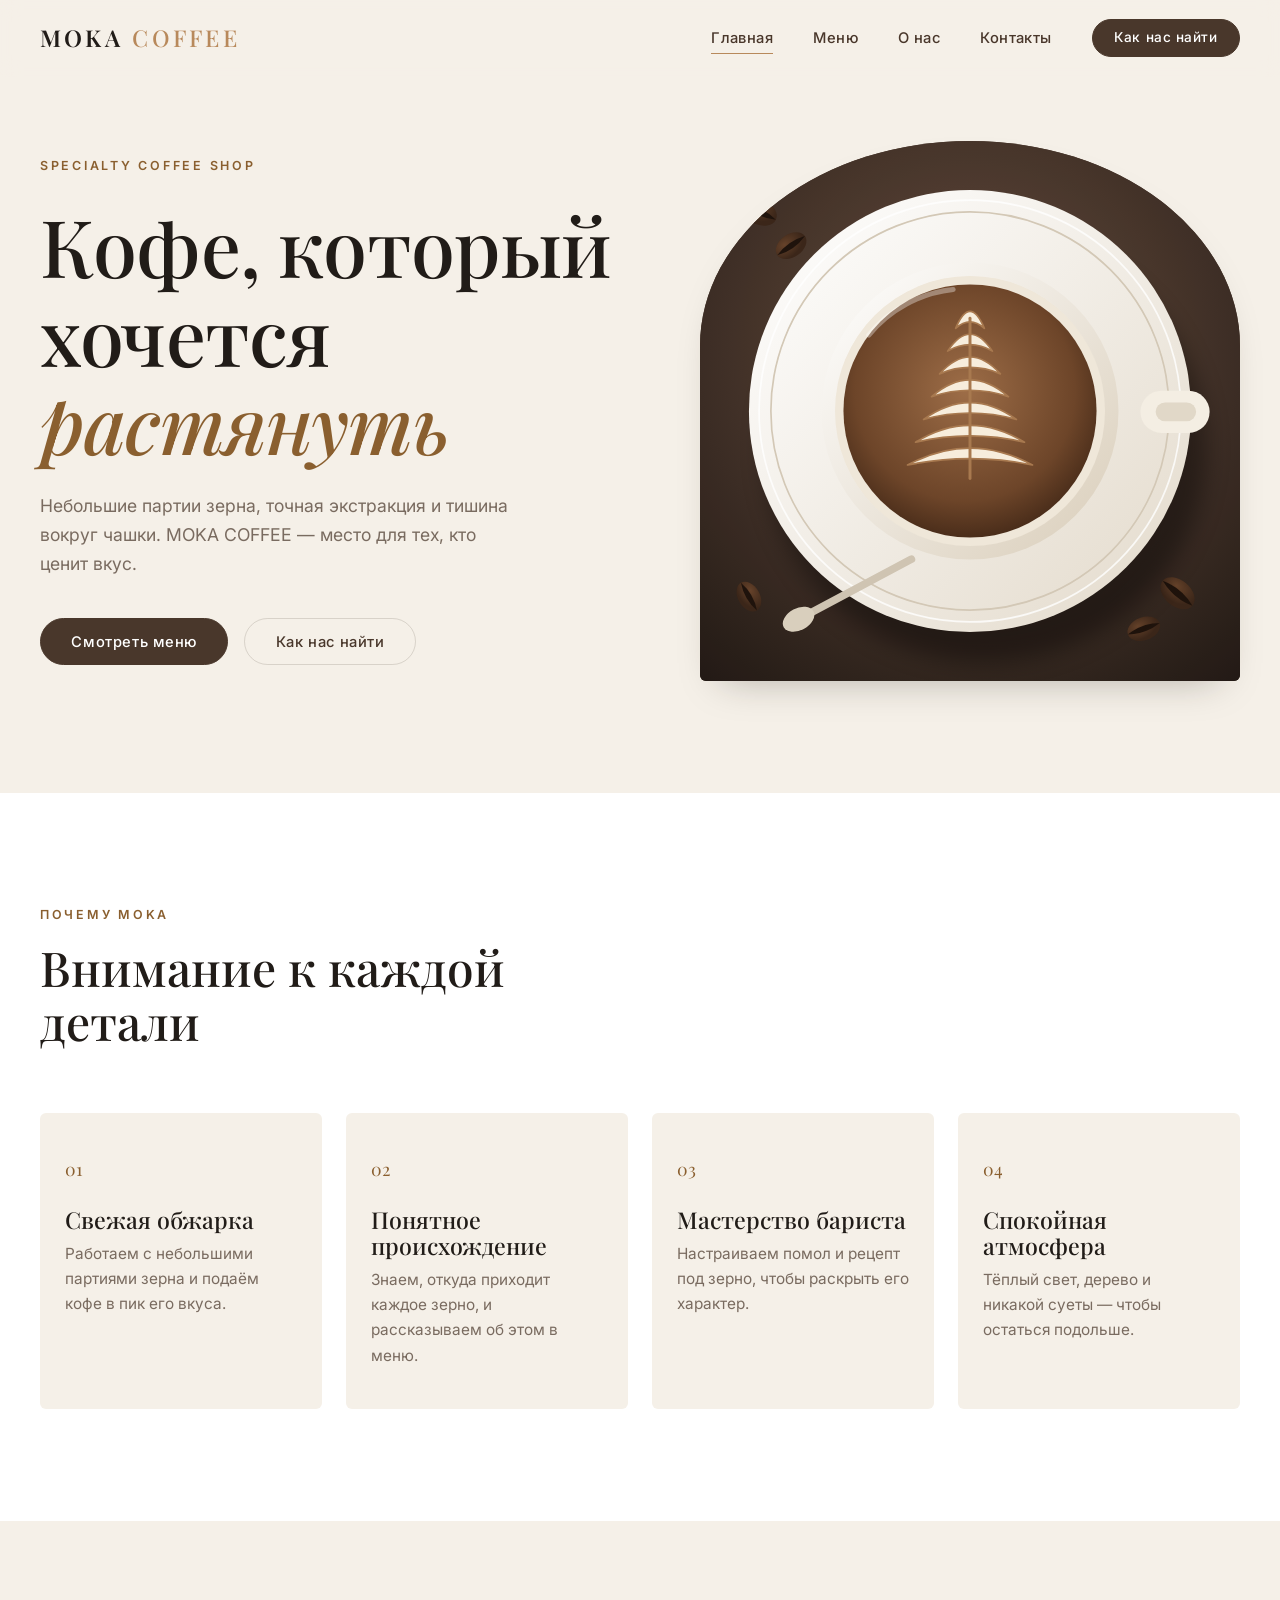
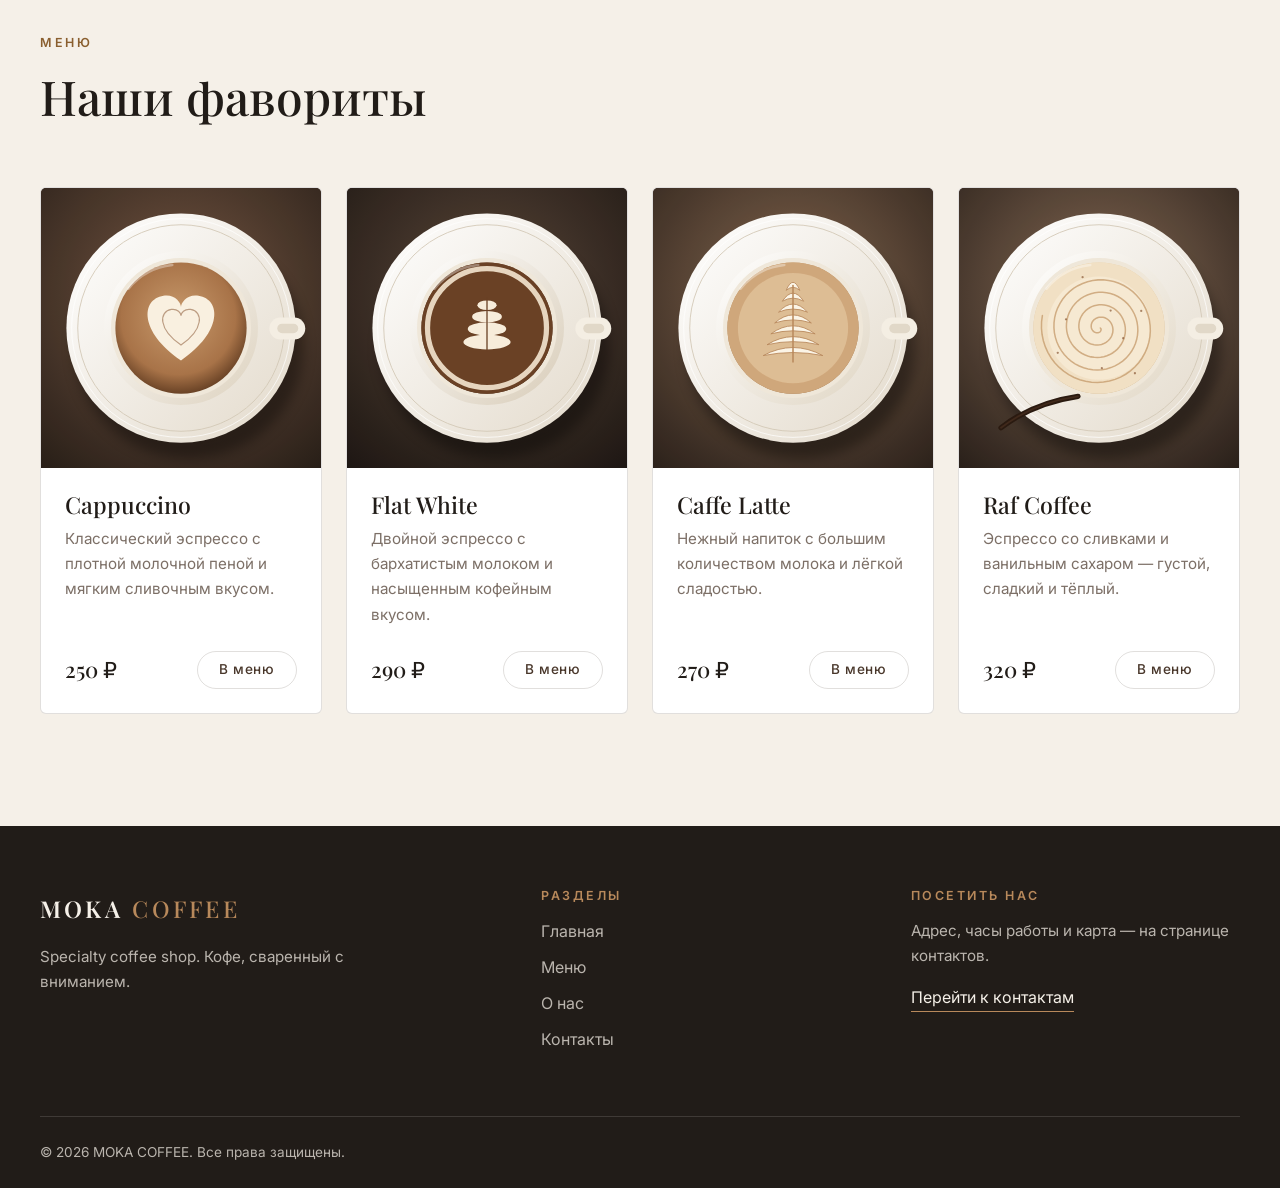
<file: index.html>
<!DOCTYPE html>
<html lang="ru">
<head>
  <meta charset="UTF-8">
  <meta name="viewport" content="width=device-width, initial-scale=1">
  <title>MOKA COFFEE — specialty coffee shop</title>
  <meta name="description" content="MOKA COFFEE — кофейня specialty-кофе: небольшие партии зерна, точная экстракция, внимательные бариста и спокойная атмосфера.">
  <meta name="theme-color" content="#F5F0E8">
  <link rel="canonical" href="https://unithyy.github.io/coffee/">
  <link rel="icon" href="assets/images/favicon.svg" type="image/svg+xml">
  <meta property="og:type" content="website">
  <meta property="og:site_name" content="MOKA COFFEE">
  <meta property="og:locale" content="ru_RU">
  <meta property="og:title" content="MOKA COFFEE — specialty coffee shop">
  <meta property="og:description" content="MOKA COFFEE — кофейня specialty-кофе: небольшие партии зерна, точная экстракция, внимательные бариста и спокойная атмосфера.">
  <meta property="og:url" content="https://unithyy.github.io/coffee/">
  <meta property="og:image" content="https://unithyy.github.io/coffee/assets/images/og-cover.png">
  <meta property="og:image:width" content="1200">
  <meta property="og:image:height" content="630">
  <meta property="og:image:alt" content="MOKA COFFEE — specialty coffee shop: чашка кофе с латте-артом">
  <meta name="twitter:card" content="summary_large_image">
  <meta name="twitter:image" content="https://unithyy.github.io/coffee/assets/images/og-cover.png">
  <link rel="preconnect" href="https://fonts.googleapis.com">
  <link rel="preconnect" href="https://fonts.gstatic.com" crossorigin>
  <link href="https://fonts.googleapis.com/css2?family=Inter:wght@400;500;600&family=Playfair+Display:ital,wght@0,500;0,600;1,500&display=swap" rel="stylesheet">
  <link rel="stylesheet" href="css/style.css">
  <script src="js/main.js" defer></script>
</head>
<body>
  <a class="skip-link" href="#main">Перейти к содержимому</a>

  <header class="site-header" id="site-header">
    <div class="container header__inner">
      <a class="logo" href="index.html" aria-label="MOKA COFFEE — на главную">MOKA<span>COFFEE</span></a>

      <button class="nav-toggle" id="nav-toggle" type="button" aria-expanded="false" aria-controls="site-nav" aria-label="Открыть меню навигации">
        <span class="nav-toggle__bar" aria-hidden="true"></span>
        <span class="nav-toggle__bar" aria-hidden="true"></span>
      </button>

      <nav class="site-nav" id="site-nav" aria-label="Основная навигация">
        <ul class="site-nav__list">
          <li><a class="site-nav__link" href="index.html" aria-current="page">Главная</a></li>
          <li><a class="site-nav__link" href="menu.html">Меню</a></li>
          <li><a class="site-nav__link" href="about.html">О нас</a></li>
          <li><a class="site-nav__link" href="contacts.html">Контакты</a></li>
        </ul>
        <a class="btn btn--small site-nav__cta" href="contacts.html">Как нас найти</a>
      </nav>
    </div>
  </header>

  <main id="main">
    <section class="hero" aria-labelledby="hero-title">
      <div class="container hero__inner">
        <div class="hero__content">
          <p class="eyebrow hero__anim hero__anim--0">Specialty coffee shop</p>
          <h1 class="hero__title hero__anim hero__anim--1" id="hero-title">Кофе, который<br>хочется <em>растянуть</em></h1>
          <p class="hero__text hero__anim hero__anim--2">Небольшие партии зерна, точная экстракция и тишина вокруг чашки. MOKA COFFEE — место для тех, кто ценит вкус.</p>
          <div class="hero__actions hero__anim hero__anim--3">
            <a class="btn" href="menu.html">Смотреть меню</a>
            <a class="btn btn--ghost" href="contacts.html">Как нас найти</a>
          </div>
        </div>
        <figure class="hero__media hero__anim hero__anim--2">
          <img src="assets/images/hero-coffee.svg" width="640" height="640" alt="Чашка кофе с латте-артом, вид сверху" fetchpriority="high">
        </figure>
      </div>
    </section>

    <section class="section features" aria-labelledby="features-title">
      <div class="container">
        <header class="section__head" data-reveal>
          <p class="eyebrow">Почему MOKA</p>
          <h2 class="section__title" id="features-title">Внимание к каждой детали</h2>
        </header>

        <ul class="features__grid">
          <li class="feature-card" data-reveal>
            <span class="feature-card__num" aria-hidden="true">01</span>
            <h3 class="feature-card__title">Свежая обжарка</h3>
            <p class="feature-card__text">Работаем с небольшими партиями зерна и подаём кофе в пик его вкуса.</p>
          </li>
          <li class="feature-card" data-reveal>
            <span class="feature-card__num" aria-hidden="true">02</span>
            <h3 class="feature-card__title">Понятное происхождение</h3>
            <p class="feature-card__text">Знаем, откуда приходит каждое зерно, и рассказываем об этом в меню.</p>
          </li>
          <li class="feature-card" data-reveal>
            <span class="feature-card__num" aria-hidden="true">03</span>
            <h3 class="feature-card__title">Мастерство бариста</h3>
            <p class="feature-card__text">Настраиваем помол и рецепт под зерно, чтобы раскрыть его характер.</p>
          </li>
          <li class="feature-card" data-reveal>
            <span class="feature-card__num" aria-hidden="true">04</span>
            <h3 class="feature-card__title">Спокойная атмосфера</h3>
            <p class="feature-card__text">Тёплый свет, дерево и никакой суеты — чтобы остаться подольше.</p>
          </li>
        </ul>
      </div>
    </section>

    <section class="section favorites" aria-labelledby="favorites-title">
      <div class="container">
        <header class="section__head" data-reveal>
          <p class="eyebrow">Меню</p>
          <h2 class="section__title" id="favorites-title">Наши фавориты</h2>
        </header>

        <ul class="favorites__grid">
          <li class="drink-card" data-reveal>
            <figure class="drink-card__media">
              <img src="assets/images/cappuccino.svg" width="480" height="480" loading="lazy" alt="Капучино с сердечком из молочной пены, вид сверху">
            </figure>
            <div class="drink-card__body">
              <h3 class="drink-card__title">Cappuccino</h3>
              <p class="drink-card__text">Классический эспрессо с плотной молочной пеной и мягким сливочным вкусом.</p>
              <div class="drink-card__footer">
                <p class="drink-card__price"><span class="visually-hidden">Цена: </span>250&nbsp;₽</p>
                <a class="btn btn--small btn--ghost" href="menu.html" aria-label="В меню: Cappuccino">В меню</a>
              </div>
            </div>
          </li>
          <li class="drink-card" data-reveal>
            <figure class="drink-card__media">
              <img src="assets/images/flat-white.svg" width="480" height="480" loading="lazy" alt="Флэт уайт с тюльпаном из молочной пены, вид сверху">
            </figure>
            <div class="drink-card__body">
              <h3 class="drink-card__title">Flat White</h3>
              <p class="drink-card__text">Двойной эспрессо с бархатистым молоком и насыщенным кофейным вкусом.</p>
              <div class="drink-card__footer">
                <p class="drink-card__price"><span class="visually-hidden">Цена: </span>290&nbsp;₽</p>
                <a class="btn btn--small btn--ghost" href="menu.html" aria-label="В меню: Flat White">В меню</a>
              </div>
            </div>
          </li>
          <li class="drink-card" data-reveal>
            <figure class="drink-card__media">
              <img src="assets/images/caffe-latte.svg" width="480" height="480" loading="lazy" alt="Кофе латте с рисунком из молочной пены, вид сверху">
            </figure>
            <div class="drink-card__body">
              <h3 class="drink-card__title">Caffe Latte</h3>
              <p class="drink-card__text">Нежный напиток с большим количеством молока и лёгкой сладостью.</p>
              <div class="drink-card__footer">
                <p class="drink-card__price"><span class="visually-hidden">Цена: </span>270&nbsp;₽</p>
                <a class="btn btn--small btn--ghost" href="menu.html" aria-label="В меню: Caffe Latte">В меню</a>
              </div>
            </div>
          </li>
          <li class="drink-card" data-reveal>
            <figure class="drink-card__media">
              <img src="assets/images/raf-coffee.svg" width="480" height="480" loading="lazy" alt="Раф кофе со сливочной пеной и ванилью, вид сверху">
            </figure>
            <div class="drink-card__body">
              <h3 class="drink-card__title">Raf Coffee</h3>
              <p class="drink-card__text">Эспрессо со сливками и ванильным сахаром — густой, сладкий и тёплый.</p>
              <div class="drink-card__footer">
                <p class="drink-card__price"><span class="visually-hidden">Цена: </span>320&nbsp;₽</p>
                <a class="btn btn--small btn--ghost" href="menu.html" aria-label="В меню: Raf Coffee">В меню</a>
              </div>
            </div>
          </li>
        </ul>
      </div>
    </section>
  </main>

  <footer class="site-footer">
    <div class="container footer__grid">
      <div class="footer__brand">
        <a class="logo logo--light" href="index.html" aria-label="MOKA COFFEE — на главную">MOKA<span>COFFEE</span></a>
        <p class="footer__text">Specialty coffee shop. Кофе, сваренный с вниманием.</p>
      </div>
      <nav class="footer__nav" aria-label="Навигация в подвале">
        <h2 class="footer__title">Разделы</h2>
        <ul class="footer__list">
          <li><a href="index.html">Главная</a></li>
          <li><a href="menu.html">Меню</a></li>
          <li><a href="about.html">О нас</a></li>
          <li><a href="contacts.html">Контакты</a></li>
        </ul>
      </nav>
      <div class="footer__contact">
        <h2 class="footer__title">Посетить нас</h2>
        <p class="footer__text">Адрес, часы работы и карта — на странице контактов.</p>
        <a class="footer__link" href="contacts.html">Перейти к контактам</a>
      </div>
    </div>
    <div class="container footer__bottom">
      <p>&copy; 2026 MOKA COFFEE. Все права защищены.</p>
    </div>
  </footer>
</body>
</html>
</file>
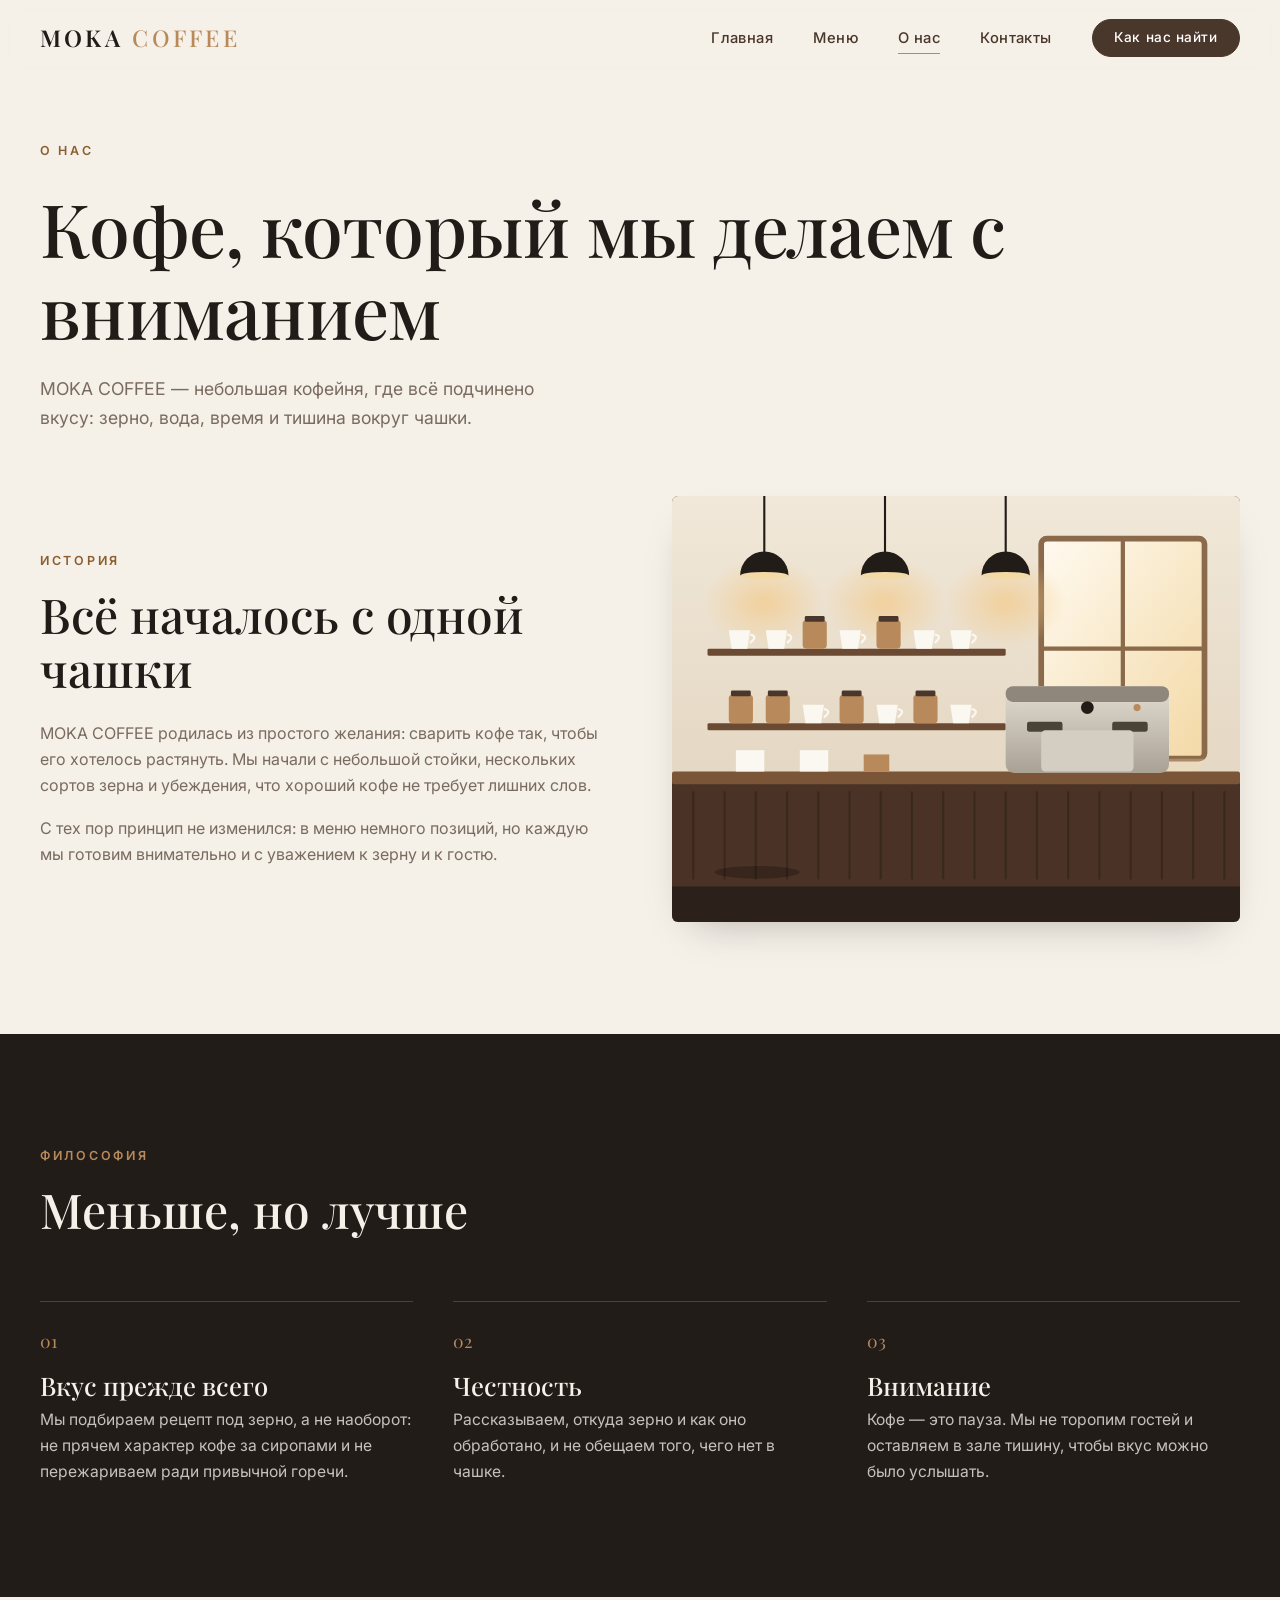
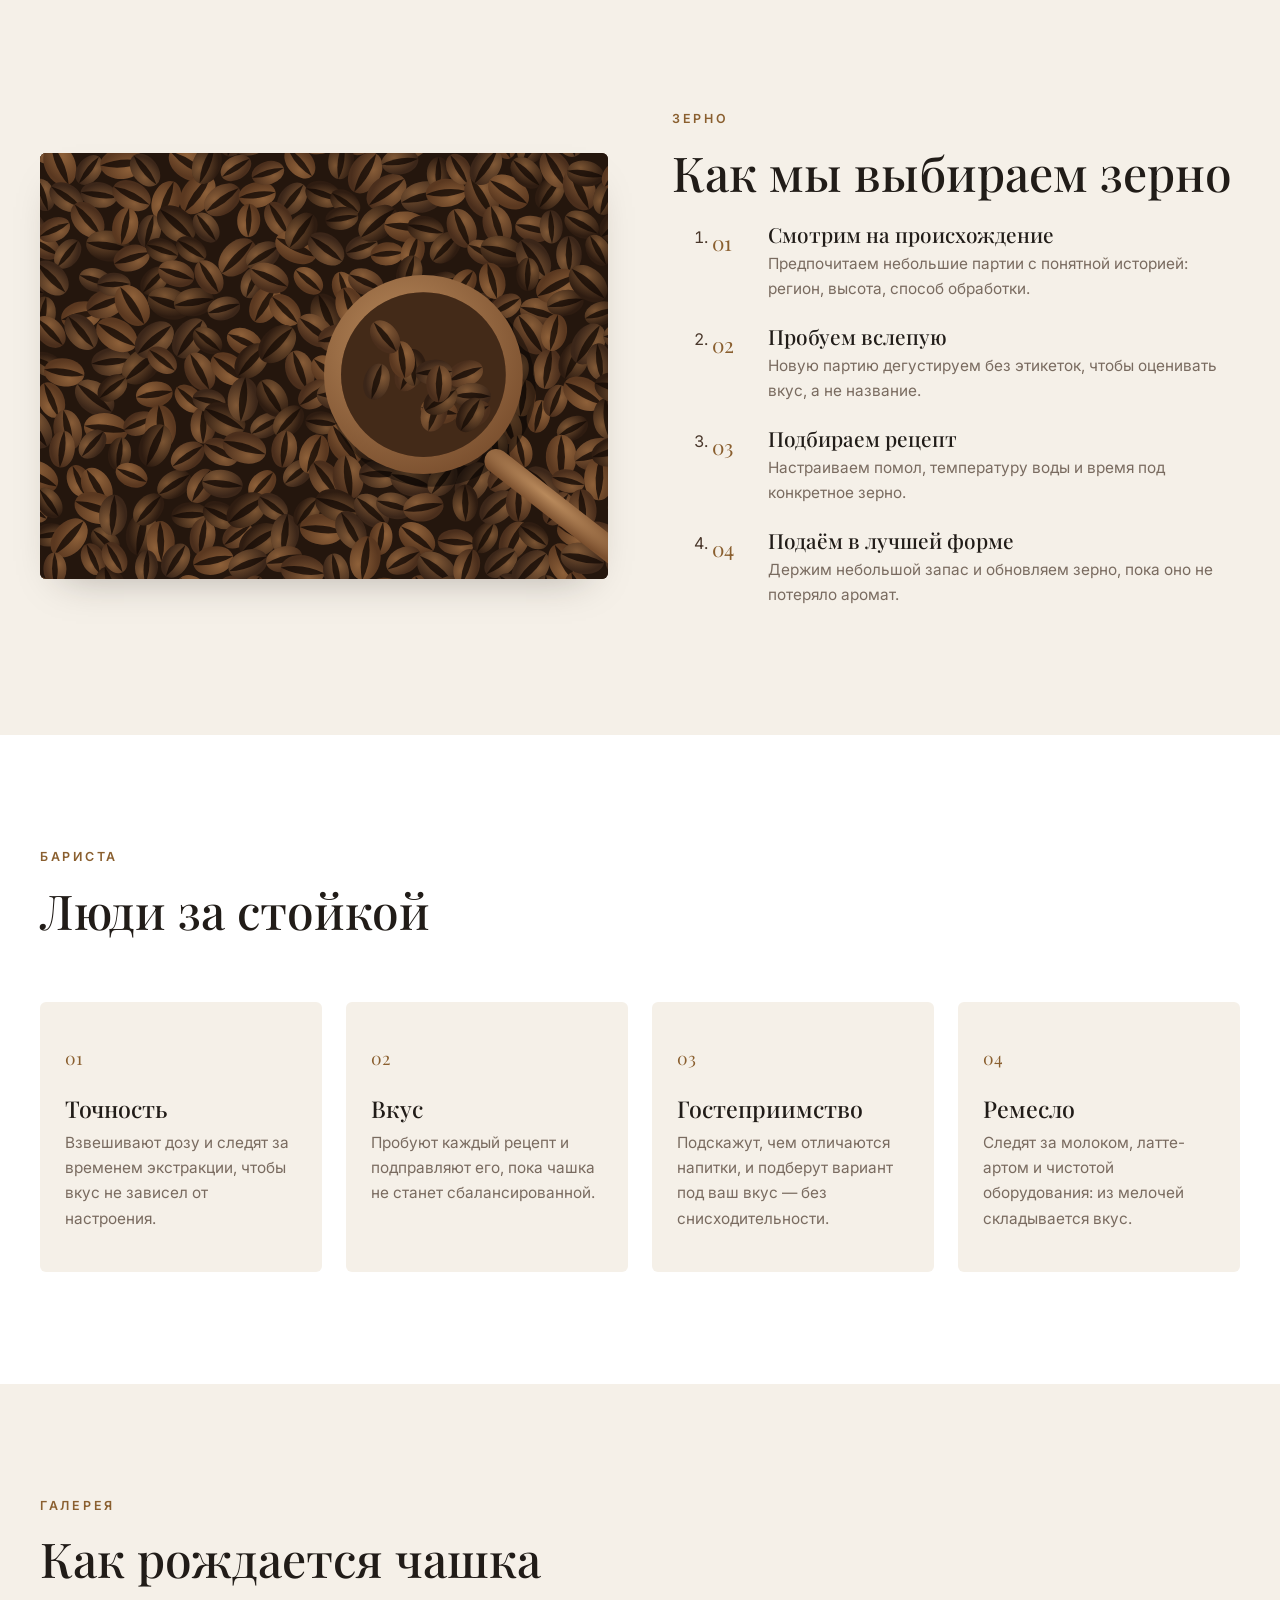
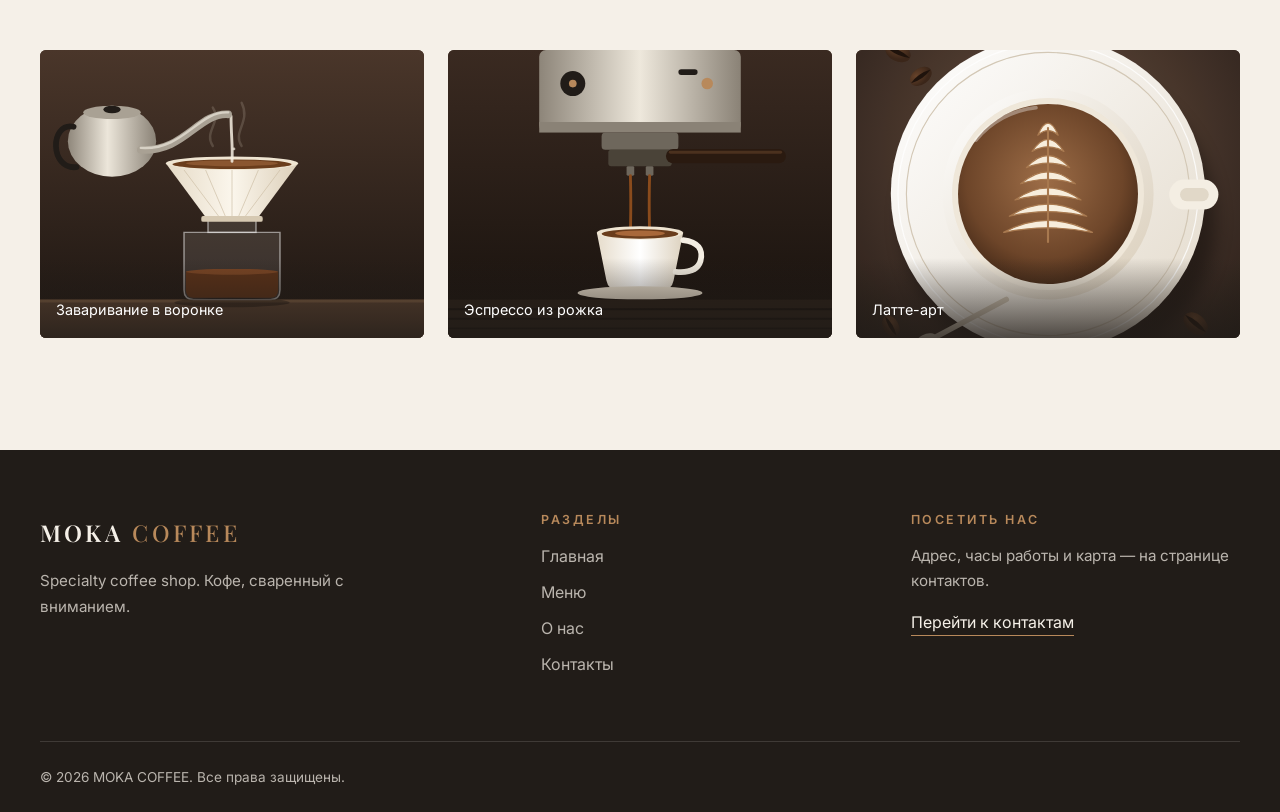
<file: about.html>
<!DOCTYPE html>
<html lang="ru">
<head>
  <meta charset="UTF-8">
  <meta name="viewport" content="width=device-width, initial-scale=1">
  <title>О нас — MOKA COFFEE</title>
  <meta name="description" content="История MOKA COFFEE, наша философия, подход к выбору кофейного зерна и бариста, которые готовят каждую чашку с вниманием.">
  <meta name="theme-color" content="#F5F0E8">
  <link rel="canonical" href="https://unithyy.github.io/coffee/about.html">
  <link rel="icon" href="assets/images/favicon.svg" type="image/svg+xml">
  <meta property="og:type" content="website">
  <meta property="og:site_name" content="MOKA COFFEE">
  <meta property="og:locale" content="ru_RU">
  <meta property="og:title" content="О нас — MOKA COFFEE">
  <meta property="og:description" content="История MOKA COFFEE, наша философия, подход к выбору кофейного зерна и бариста, которые готовят каждую чашку с вниманием.">
  <meta property="og:url" content="https://unithyy.github.io/coffee/about.html">
  <meta property="og:image" content="https://unithyy.github.io/coffee/assets/images/og-cover.png">
  <meta property="og:image:width" content="1200">
  <meta property="og:image:height" content="630">
  <meta property="og:image:alt" content="MOKA COFFEE — specialty coffee shop: чашка кофе с латте-артом">
  <meta name="twitter:card" content="summary_large_image">
  <meta name="twitter:image" content="https://unithyy.github.io/coffee/assets/images/og-cover.png">
  <link rel="preconnect" href="https://fonts.googleapis.com">
  <link rel="preconnect" href="https://fonts.gstatic.com" crossorigin>
  <link href="https://fonts.googleapis.com/css2?family=Inter:wght@400;500;600&family=Playfair+Display:ital,wght@0,500;0,600;1,500&display=swap" rel="stylesheet">
  <link rel="stylesheet" href="css/style.css">
  <script src="js/main.js" defer></script>
</head>
<body>
  <a class="skip-link" href="#main">Перейти к содержимому</a>

  <header class="site-header" id="site-header">
    <div class="container header__inner">
      <a class="logo" href="index.html" aria-label="MOKA COFFEE — на главную">MOKA<span>COFFEE</span></a>

      <button class="nav-toggle" id="nav-toggle" type="button" aria-expanded="false" aria-controls="site-nav" aria-label="Открыть меню навигации">
        <span class="nav-toggle__bar" aria-hidden="true"></span>
        <span class="nav-toggle__bar" aria-hidden="true"></span>
      </button>

      <nav class="site-nav" id="site-nav" aria-label="Основная навигация">
        <ul class="site-nav__list">
          <li><a class="site-nav__link" href="index.html">Главная</a></li>
          <li><a class="site-nav__link" href="menu.html">Меню</a></li>
          <li><a class="site-nav__link" href="about.html" aria-current="page">О нас</a></li>
          <li><a class="site-nav__link" href="contacts.html">Контакты</a></li>
        </ul>
        <a class="btn btn--small site-nav__cta" href="contacts.html">Как нас найти</a>
      </nav>
    </div>
  </header>

  <main id="main">
    <section class="page-hero" aria-labelledby="about-title">
      <div class="container">
        <p class="eyebrow hero__anim hero__anim--0">О нас</p>
        <h1 class="page-hero__title hero__anim hero__anim--1" id="about-title">Кофе, который мы делаем с вниманием</h1>
        <p class="page-hero__text hero__anim hero__anim--2">MOKA COFFEE — небольшая кофейня, где всё подчинено вкусу: зерно, вода, время и тишина вокруг чашки.</p>
      </div>
    </section>

    <section class="section section--tight-top" aria-labelledby="story-title">
      <div class="container split">
        <div class="split__content" data-reveal>
          <p class="eyebrow">История</p>
          <h2 class="split__title" id="story-title">Всё началось с одной чашки</h2>
          <div class="prose">
            <p>MOKA COFFEE родилась из простого желания: сварить кофе так, чтобы его хотелось растянуть. Мы начали с небольшой стойки, нескольких сортов зерна и убеждения, что хороший кофе не требует лишних слов.</p>
            <p>С тех пор принцип не изменился: в меню немного позиций, но каждую мы готовим внимательно и с уважением к зерну и к гостю.</p>
          </div>
        </div>
        <figure class="split__media" data-reveal>
          <img src="assets/images/about-interior.svg" width="800" height="600" loading="lazy" alt="Интерьер кофейни: барная стойка, эспрессо-машина и подвесные лампы">
        </figure>
      </div>
    </section>

    <section class="section section--dark" aria-labelledby="philosophy-title">
      <div class="container">
        <header class="section__head" data-reveal>
          <p class="eyebrow">Философия</p>
          <h2 class="section__title" id="philosophy-title">Меньше, но лучше</h2>
        </header>
        <ul class="values">
          <li class="value" data-reveal>
            <span class="value__num" aria-hidden="true">01</span>
            <h3 class="value__title">Вкус прежде всего</h3>
            <p class="value__text">Мы подбираем рецепт под зерно, а не наоборот: не прячем характер кофе за сиропами и не пережариваем ради привычной горечи.</p>
          </li>
          <li class="value" data-reveal>
            <span class="value__num" aria-hidden="true">02</span>
            <h3 class="value__title">Честность</h3>
            <p class="value__text">Рассказываем, откуда зерно и как оно обработано, и не обещаем того, чего нет в чашке.</p>
          </li>
          <li class="value" data-reveal>
            <span class="value__num" aria-hidden="true">03</span>
            <h3 class="value__title">Внимание</h3>
            <p class="value__text">Кофе — это пауза. Мы не торопим гостей и оставляем в зале тишину, чтобы вкус можно было услышать.</p>
          </li>
        </ul>
      </div>
    </section>

    <section class="section" aria-labelledby="beans-title">
      <div class="container split split--reverse">
        <div class="split__content" data-reveal>
          <p class="eyebrow">Зерно</p>
          <h2 class="split__title" id="beans-title">Как мы выбираем зерно</h2>
          <ol class="steps">
            <li class="steps__item"><h3 class="steps__title">Смотрим на происхождение</h3><p class="steps__text">Предпочитаем небольшие партии с понятной историей: регион, высота, способ обработки.</p></li>
            <li class="steps__item"><h3 class="steps__title">Пробуем вслепую</h3><p class="steps__text">Новую партию дегустируем без этикеток, чтобы оценивать вкус, а не название.</p></li>
            <li class="steps__item"><h3 class="steps__title">Подбираем рецепт</h3><p class="steps__text">Настраиваем помол, температуру воды и время под конкретное зерно.</p></li>
            <li class="steps__item"><h3 class="steps__title">Подаём в лучшей форме</h3><p class="steps__text">Держим небольшой запас и обновляем зерно, пока оно не потеряло аромат.</p></li>
          </ol>
        </div>
        <figure class="split__media" data-reveal>
          <img src="assets/images/about-beans.svg" width="800" height="600" loading="lazy" alt="Обжаренные кофейные зёрна и деревянная мерная ложка">
        </figure>
      </div>
    </section>

    <section class="section features" aria-labelledby="baristas-title">
      <div class="container">
        <header class="section__head" data-reveal>
          <p class="eyebrow">Бариста</p>
          <h2 class="section__title" id="baristas-title">Люди за стойкой</h2>
        </header>
        <ul class="features__grid">
          <li class="feature-card" data-reveal>
            <span class="feature-card__num" aria-hidden="true">01</span>
            <h3 class="feature-card__title">Точность</h3>
            <p class="feature-card__text">Взвешивают дозу и следят за временем экстракции, чтобы вкус не зависел от настроения.</p>
          </li>
          <li class="feature-card" data-reveal>
            <span class="feature-card__num" aria-hidden="true">02</span>
            <h3 class="feature-card__title">Вкус</h3>
            <p class="feature-card__text">Пробуют каждый рецепт и подправляют его, пока чашка не станет сбалансированной.</p>
          </li>
          <li class="feature-card" data-reveal>
            <span class="feature-card__num" aria-hidden="true">03</span>
            <h3 class="feature-card__title">Гостеприимство</h3>
            <p class="feature-card__text">Подскажут, чем отличаются напитки, и подберут вариант под ваш вкус — без снисходительности.</p>
          </li>
          <li class="feature-card" data-reveal>
            <span class="feature-card__num" aria-hidden="true">04</span>
            <h3 class="feature-card__title">Ремесло</h3>
            <p class="feature-card__text">Следят за молоком, латте-артом и чистотой оборудования: из мелочей складывается вкус.</p>
          </li>
        </ul>
      </div>
    </section>

    <section class="section" aria-labelledby="gallery-title">
      <div class="container">
        <header class="section__head" data-reveal>
          <p class="eyebrow">Галерея</p>
          <h2 class="section__title" id="gallery-title">Как рождается чашка</h2>
        </header>
        <ul class="gallery">
          <li class="gallery__item" data-reveal>
            <figure class="gallery__figure">
              <img src="assets/images/about-brewing.svg" width="800" height="600" loading="lazy" alt="Заваривание кофе в воронке: чайник с тонким носиком и стеклянный сервер">
              <figcaption class="gallery__caption">Заваривание в воронке</figcaption>
            </figure>
          </li>
          <li class="gallery__item" data-reveal>
            <figure class="gallery__figure">
              <img src="assets/images/about-espresso.svg" width="800" height="600" loading="lazy" alt="Приготовление эспрессо: две струи кофе из рожка в белую чашку">
              <figcaption class="gallery__caption">Эспрессо из рожка</figcaption>
            </figure>
          </li>
          <li class="gallery__item" data-reveal>
            <figure class="gallery__figure">
              <img src="assets/images/hero-coffee.svg" width="640" height="640" loading="lazy" alt="Чашка кофе с латте-артом, вид сверху">
              <figcaption class="gallery__caption">Латте-арт</figcaption>
            </figure>
          </li>
        </ul>
      </div>
    </section>
  </main>

  <footer class="site-footer">
    <div class="container footer__grid">
      <div class="footer__brand">
        <a class="logo logo--light" href="index.html" aria-label="MOKA COFFEE — на главную">MOKA<span>COFFEE</span></a>
        <p class="footer__text">Specialty coffee shop. Кофе, сваренный с вниманием.</p>
      </div>
      <nav class="footer__nav" aria-label="Навигация в подвале">
        <h2 class="footer__title">Разделы</h2>
        <ul class="footer__list">
          <li><a href="index.html">Главная</a></li>
          <li><a href="menu.html">Меню</a></li>
          <li><a href="about.html">О нас</a></li>
          <li><a href="contacts.html">Контакты</a></li>
        </ul>
      </nav>
      <div class="footer__contact">
        <h2 class="footer__title">Посетить нас</h2>
        <p class="footer__text">Адрес, часы работы и карта — на странице контактов.</p>
        <a class="footer__link" href="contacts.html">Перейти к контактам</a>
      </div>
    </div>
    <div class="container footer__bottom">
      <p>&copy; 2026 MOKA COFFEE. Все права защищены.</p>
    </div>
  </footer>
</body>
</html>
</file>
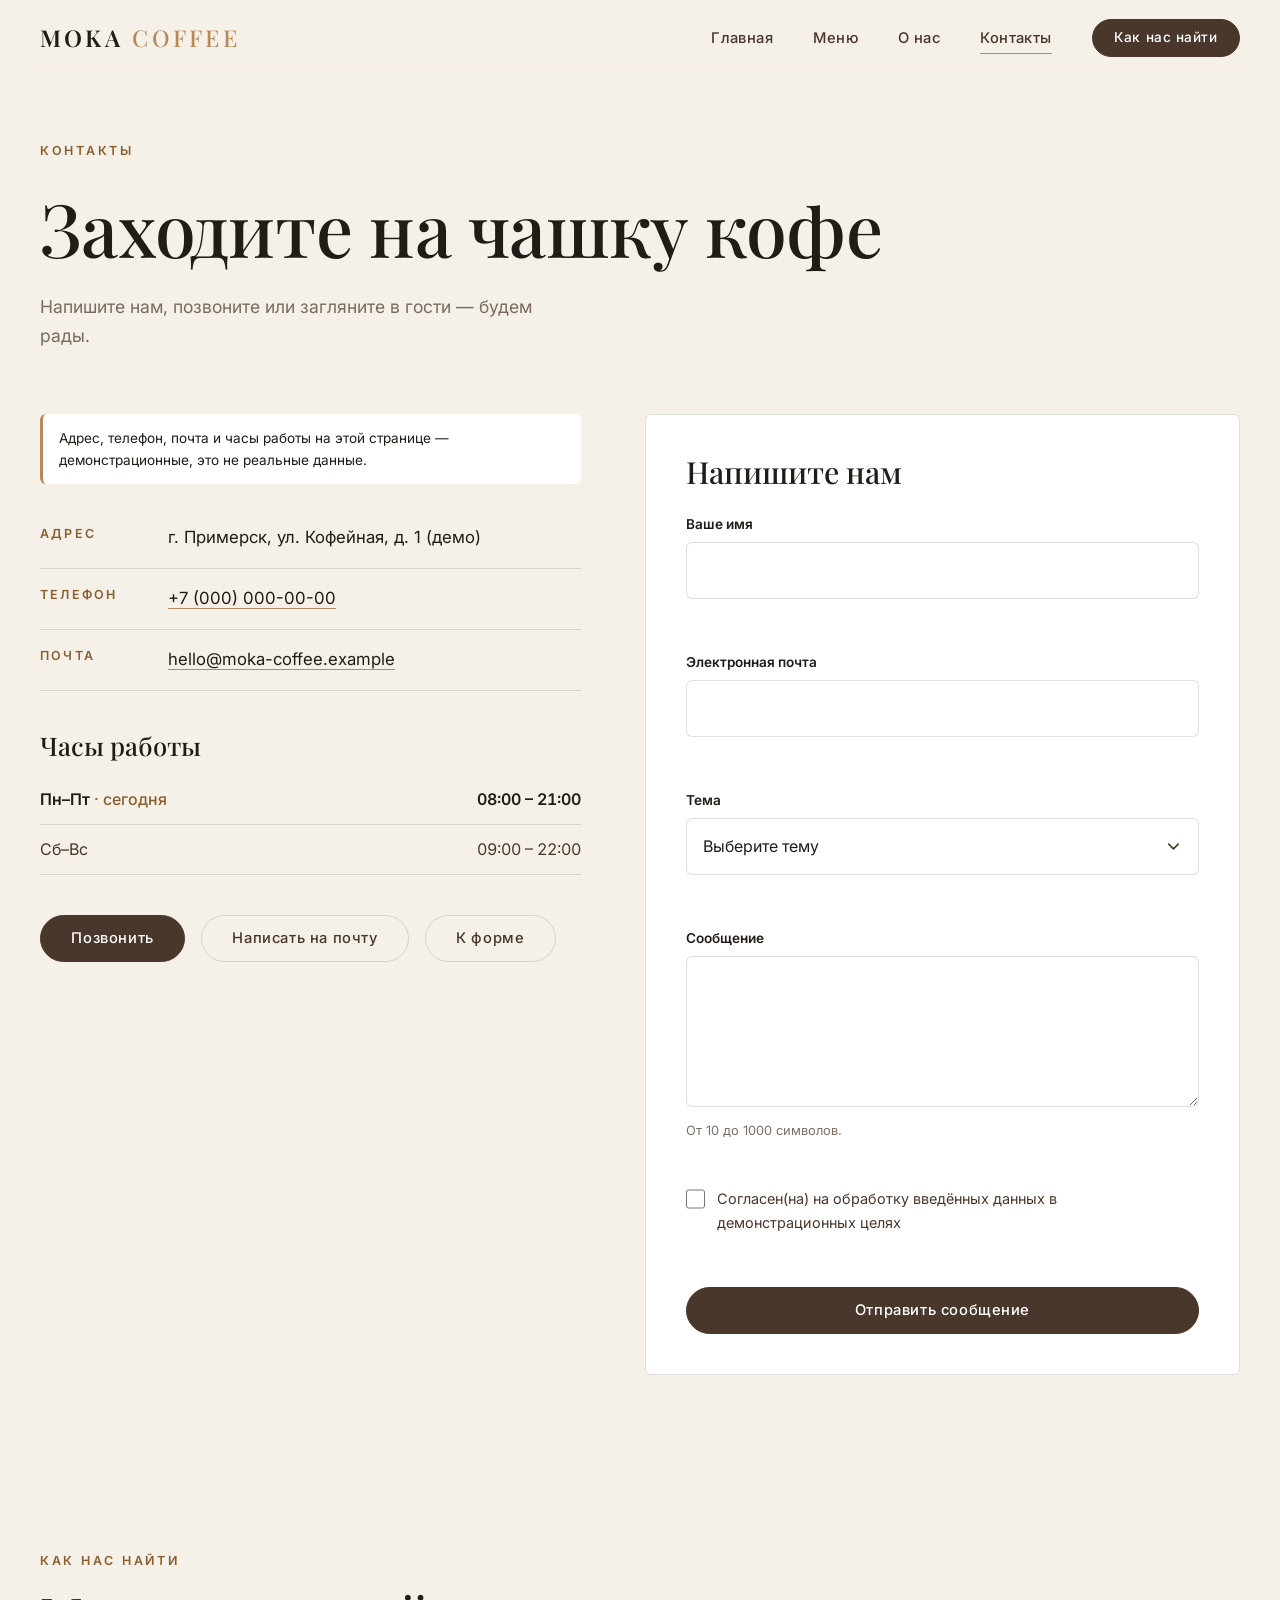
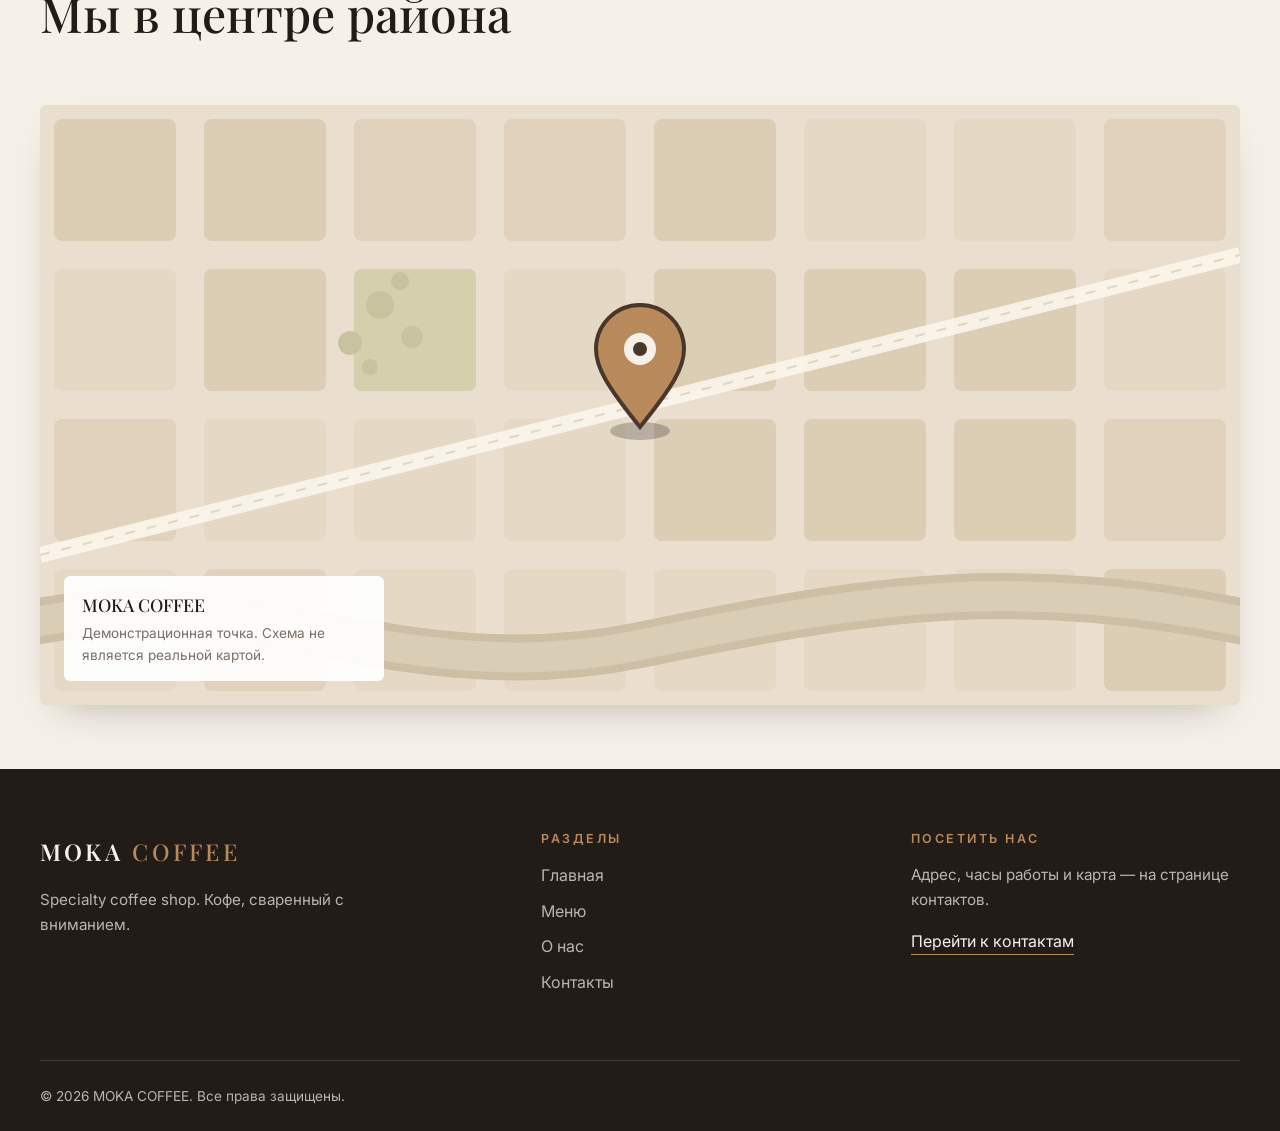
<file: contacts.html>
<!DOCTYPE html>
<html lang="ru">
<head>
  <meta charset="UTF-8">
  <meta name="viewport" content="width=device-width, initial-scale=1">
  <title>Контакты — MOKA COFFEE</title>
  <meta name="description" content="Контакты MOKA COFFEE: демонстрационный адрес, часы работы, телефон и форма обратной связи для вопросов, отзывов и сотрудничества.">
  <meta name="theme-color" content="#F5F0E8">
  <link rel="canonical" href="https://unithyy.github.io/coffee/contacts.html">
  <link rel="icon" href="assets/images/favicon.svg" type="image/svg+xml">
  <meta property="og:type" content="website">
  <meta property="og:site_name" content="MOKA COFFEE">
  <meta property="og:locale" content="ru_RU">
  <meta property="og:title" content="Контакты — MOKA COFFEE">
  <meta property="og:description" content="Контакты MOKA COFFEE: демонстрационный адрес, часы работы, телефон и форма обратной связи для вопросов, отзывов и сотрудничества.">
  <meta property="og:url" content="https://unithyy.github.io/coffee/contacts.html">
  <meta property="og:image" content="https://unithyy.github.io/coffee/assets/images/og-cover.png">
  <meta property="og:image:width" content="1200">
  <meta property="og:image:height" content="630">
  <meta property="og:image:alt" content="MOKA COFFEE — specialty coffee shop: чашка кофе с латте-артом">
  <meta name="twitter:card" content="summary_large_image">
  <meta name="twitter:image" content="https://unithyy.github.io/coffee/assets/images/og-cover.png">
  <link rel="preconnect" href="https://fonts.googleapis.com">
  <link rel="preconnect" href="https://fonts.gstatic.com" crossorigin>
  <link href="https://fonts.googleapis.com/css2?family=Inter:wght@400;500;600&family=Playfair+Display:ital,wght@0,500;0,600;1,500&display=swap" rel="stylesheet">
  <link rel="stylesheet" href="css/style.css">
  <script src="js/main.js" defer></script>
  <script src="js/contacts.js" defer></script>
</head>
<body>
  <a class="skip-link" href="#main">Перейти к содержимому</a>

  <header class="site-header" id="site-header">
    <div class="container header__inner">
      <a class="logo" href="index.html" aria-label="MOKA COFFEE — на главную">MOKA<span>COFFEE</span></a>

      <button class="nav-toggle" id="nav-toggle" type="button" aria-expanded="false" aria-controls="site-nav" aria-label="Открыть меню навигации">
        <span class="nav-toggle__bar" aria-hidden="true"></span>
        <span class="nav-toggle__bar" aria-hidden="true"></span>
      </button>

      <nav class="site-nav" id="site-nav" aria-label="Основная навигация">
        <ul class="site-nav__list">
          <li><a class="site-nav__link" href="index.html">Главная</a></li>
          <li><a class="site-nav__link" href="menu.html">Меню</a></li>
          <li><a class="site-nav__link" href="about.html">О нас</a></li>
          <li><a class="site-nav__link" href="contacts.html" aria-current="page">Контакты</a></li>
        </ul>
        <a class="btn btn--small site-nav__cta" href="contacts.html">Как нас найти</a>
      </nav>
    </div>
  </header>

  <main id="main">
    <section class="page-hero" aria-labelledby="contacts-title">
      <div class="container">
        <p class="eyebrow hero__anim hero__anim--0">Контакты</p>
        <h1 class="page-hero__title hero__anim hero__anim--1" id="contacts-title">Заходите на чашку кофе</h1>
        <p class="page-hero__text hero__anim hero__anim--2">Напишите нам, позвоните или загляните в гости — будем рады.</p>
      </div>
    </section>

    <section class="section section--tight-top" aria-label="Контактная информация и форма обратной связи">
      <div class="container contacts">
        <div class="contacts__info" data-reveal>
          <p class="demo-note" role="note">Адрес, телефон, почта и часы работы на этой странице — демонстрационные, это не реальные данные.</p>

          <dl class="contact-list">
            <div class="contact-list__row">
              <dt class="contact-list__term">Адрес</dt>
              <dd class="contact-list__value"><address>г. Примерск, ул. Кофейная, д. 1 (демо)</address></dd>
            </div>
            <div class="contact-list__row">
              <dt class="contact-list__term">Телефон</dt>
              <dd class="contact-list__value"><a class="contact-list__link" href="tel:+70000000000">+7 (000) 000-00-00</a></dd>
            </div>
            <div class="contact-list__row">
              <dt class="contact-list__term">Почта</dt>
              <dd class="contact-list__value"><a class="contact-list__link" href="mailto:hello@moka-coffee.example">hello@moka-coffee.example</a></dd>
            </div>
          </dl>

          <h2 class="contacts__subtitle" id="hours-title">Часы работы</h2>
          <ul class="hours" aria-labelledby="hours-title">
            <li class="hours__row" data-days="1,2,3,4,5"><span class="hours__day">Пн–Пт</span><span class="hours__time">08:00 – 21:00</span></li>
            <li class="hours__row" data-days="0,6"><span class="hours__day">Сб–Вс</span><span class="hours__time">09:00 – 22:00</span></li>
          </ul>

          <div class="contact-actions">
            <a class="btn" href="tel:+70000000000" aria-label="Позвонить по демонстрационному номеру +7 (000) 000-00-00">Позвонить</a>
            <a class="btn btn--ghost" href="mailto:hello@moka-coffee.example" aria-label="Написать на демонстрационную почту hello@moka-coffee.example">Написать на почту</a>
            <a class="btn btn--ghost" href="#feedback">К форме</a>
          </div>
        </div>

        <div class="form-card" id="feedback" data-reveal>
          <h2 class="form-card__title" id="feedback-title">Напишите нам</h2>

          <form class="contact-form" id="contact-form" novalidate aria-labelledby="feedback-title">
            <p class="form-summary" id="form-summary" role="alert"></p>

            <div class="form-grid">
              <div class="field">
                <label class="field__label" for="contact-name">Ваше имя</label>
                <input class="field__input" id="contact-name" name="name" type="text" maxlength="60" autocomplete="given-name" required aria-describedby="contact-name-error">
                <p class="field__error" id="contact-name-error"></p>
              </div>

              <div class="field">
                <label class="field__label" for="contact-email">Электронная почта</label>
                <input class="field__input" id="contact-email" name="email" type="email" maxlength="100" autocomplete="email" inputmode="email" required aria-describedby="contact-email-error">
                <p class="field__error" id="contact-email-error"></p>
              </div>

              <div class="field">
                <label class="field__label" for="contact-topic">Тема</label>
                <select class="field__input field__input--select" id="contact-topic" name="topic" required aria-describedby="contact-topic-error">
                  <option value="">Выберите тему</option>
                  <option value="menu">Вопрос о меню</option>
                  <option value="feedback">Отзыв или предложение</option>
                  <option value="cooperation">Сотрудничество</option>
                  <option value="other">Другое</option>
                </select>
                <p class="field__error" id="contact-topic-error"></p>
              </div>

              <div class="field">
                <label class="field__label" for="contact-message">Сообщение</label>
                <textarea class="field__input field__input--area" id="contact-message" name="message" rows="5" maxlength="1000" required aria-describedby="contact-message-hint contact-message-error"></textarea>
                <p class="field__hint" id="contact-message-hint">От 10 до 1000 символов.</p>
                <p class="field__error" id="contact-message-error"></p>
              </div>

              <div class="field">
                <label class="checkbox" for="contact-consent">
                  <input type="checkbox" id="contact-consent" name="consent" required aria-describedby="contact-consent-error">
                  <span>Согласен(на) на обработку введённых данных в демонстрационных целях</span>
                </label>
                <p class="field__error" id="contact-consent-error"></p>
              </div>

              <button class="btn btn--block" type="submit">Отправить сообщение</button>
            </div>
          </form>

          <div class="form-success success" id="form-success" hidden>
            <span class="success__icon" aria-hidden="true">
              <svg viewBox="0 0 24 24" width="30" height="30" focusable="false"><path d="M5 12.5l4.5 4.5L19 7.5" fill="none" stroke="currentColor" stroke-width="2" stroke-linecap="round" stroke-linejoin="round"/></svg>
            </span>
            <h3 class="cart__subtitle" id="form-success-title" tabindex="-1" aria-describedby="form-success-text">Сообщение принято</h3>
            <p class="success__text" id="form-success-text" role="status"></p>
            <p class="success__note">Это демонстрационная отправка: сообщение никуда не передано и нигде не сохранено.</p>
            <button class="btn btn--ghost btn--small" type="button" id="form-again">Написать ещё одно сообщение</button>
          </div>
        </div>
      </div>
    </section>

    <section class="section section--compact" aria-labelledby="map-title">
      <div class="container">
        <header class="section__head" data-reveal>
          <p class="eyebrow">Как нас найти</p>
          <h2 class="section__title" id="map-title">Мы в центре района</h2>
        </header>
        <figure class="map-card" data-reveal>
          <img class="map-card__img" src="assets/images/map-demo.svg" width="1200" height="600" loading="lazy" alt="Схематичная карта района с отметкой кофейни (демонстрационная)">
          <figcaption class="map-card__label">
            <strong>MOKA COFFEE</strong>
            <span>Демонстрационная точка. Схема не является реальной картой.</span>
          </figcaption>
        </figure>
      </div>
    </section>
  </main>

  <footer class="site-footer">
    <div class="container footer__grid">
      <div class="footer__brand">
        <a class="logo logo--light" href="index.html" aria-label="MOKA COFFEE — на главную">MOKA<span>COFFEE</span></a>
        <p class="footer__text">Specialty coffee shop. Кофе, сваренный с вниманием.</p>
      </div>
      <nav class="footer__nav" aria-label="Навигация в подвале">
        <h2 class="footer__title">Разделы</h2>
        <ul class="footer__list">
          <li><a href="index.html">Главная</a></li>
          <li><a href="menu.html">Меню</a></li>
          <li><a href="about.html">О нас</a></li>
          <li><a href="contacts.html">Контакты</a></li>
        </ul>
      </nav>
      <div class="footer__contact">
        <h2 class="footer__title">Посетить нас</h2>
        <p class="footer__text">Адрес, часы работы и карта — на странице контактов.</p>
        <a class="footer__link" href="contacts.html">Перейти к контактам</a>
      </div>
    </div>
    <div class="container footer__bottom">
      <p>&copy; 2026 MOKA COFFEE. Все права защищены.</p>
    </div>
  </footer>
</body>
</html>
</file>
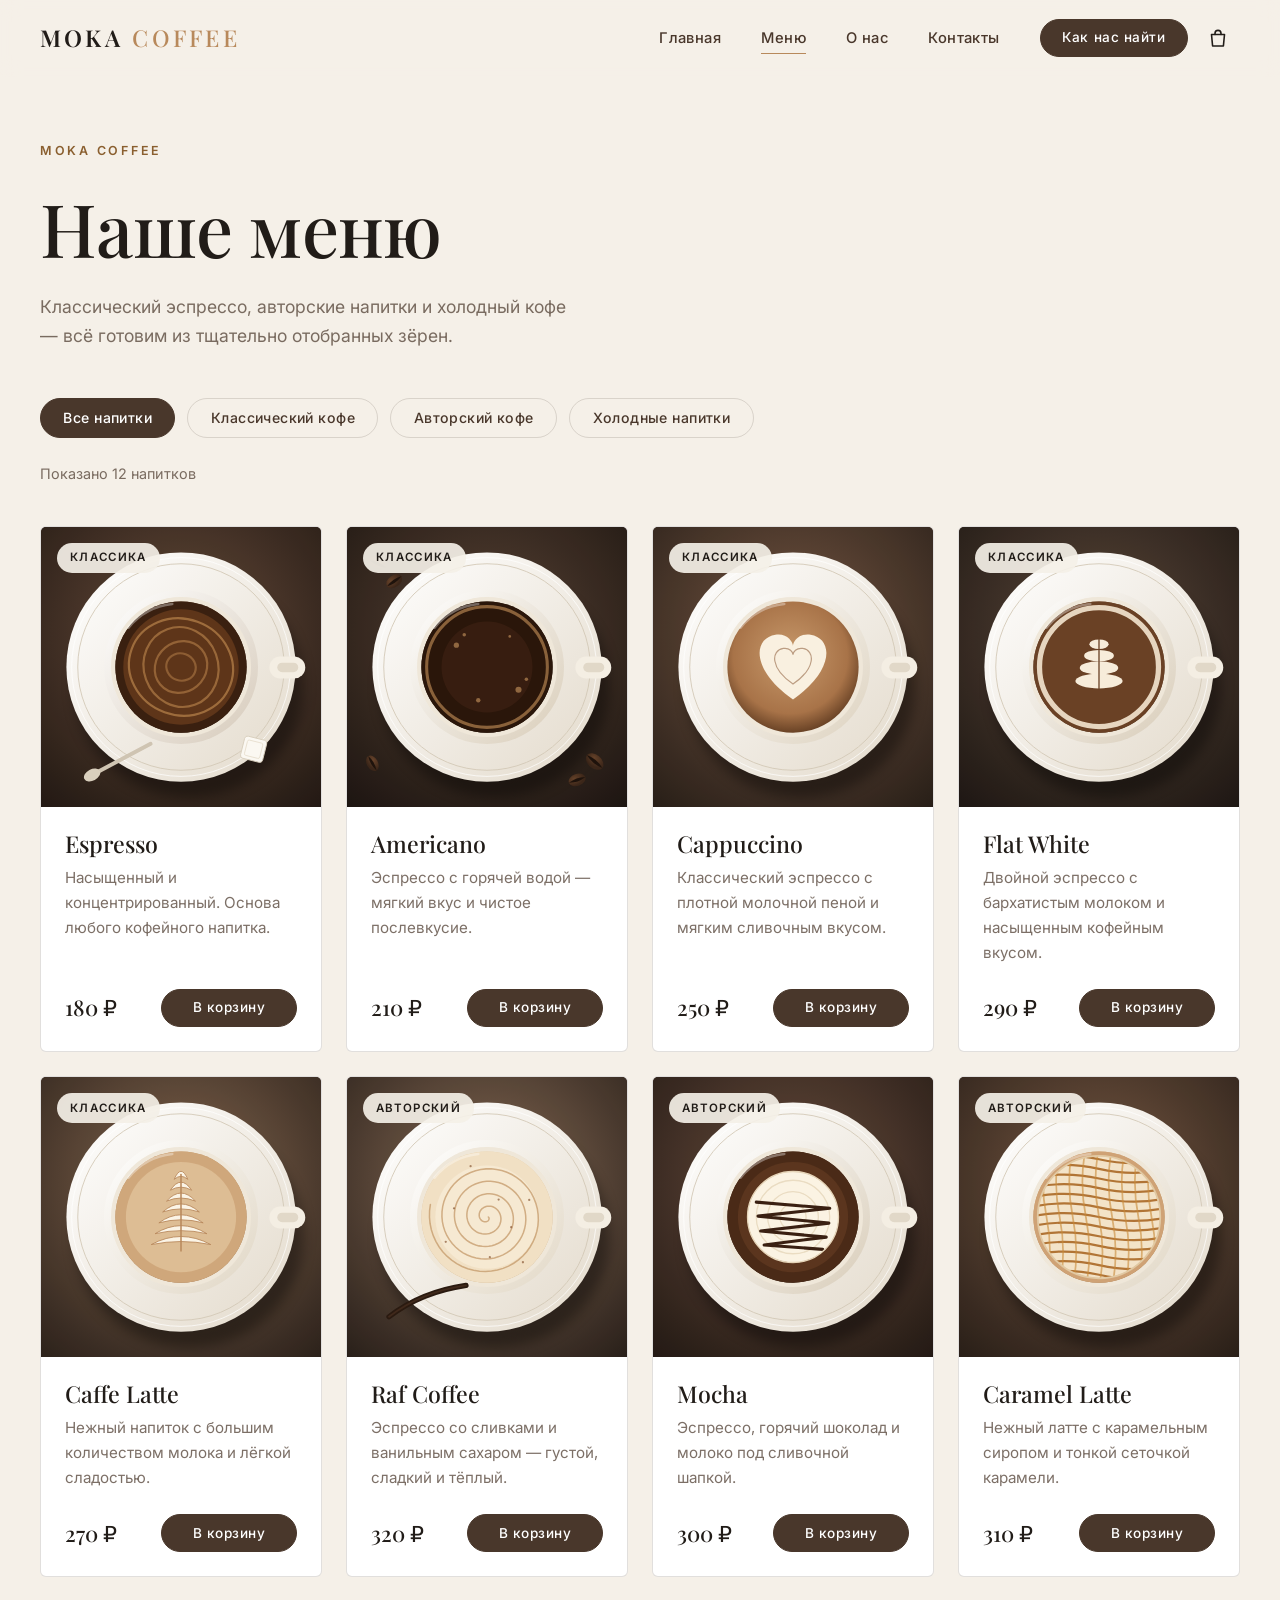
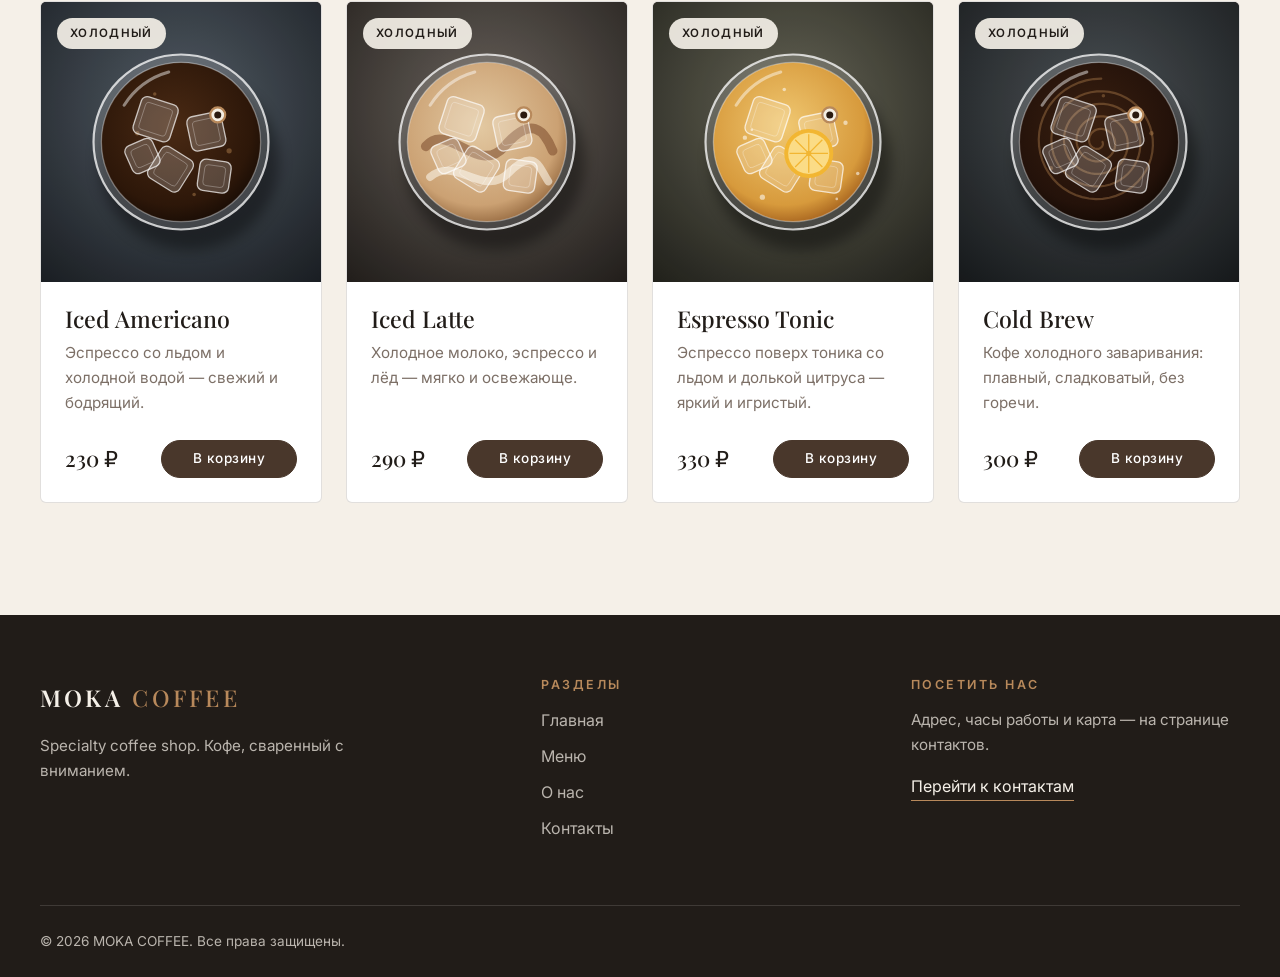
<file: menu.html>
<!DOCTYPE html>
<html lang="ru">
<head>
  <meta charset="UTF-8">
  <meta name="viewport" content="width=device-width, initial-scale=1">
  <title>Меню — MOKA COFFEE</title>
  <meta name="description" content="Меню MOKA COFFEE: классический эспрессо, авторские напитки и холодный кофе с ценами. Выберите напитки и добавьте их в корзину.">
  <meta name="theme-color" content="#F5F0E8">
  <link rel="canonical" href="https://unithyy.github.io/coffee/menu.html">
  <link rel="icon" href="assets/images/favicon.svg" type="image/svg+xml">
  <meta property="og:type" content="website">
  <meta property="og:site_name" content="MOKA COFFEE">
  <meta property="og:locale" content="ru_RU">
  <meta property="og:title" content="Меню — MOKA COFFEE">
  <meta property="og:description" content="Меню MOKA COFFEE: классический эспрессо, авторские напитки и холодный кофе с ценами. Выберите напитки и добавьте их в корзину.">
  <meta property="og:url" content="https://unithyy.github.io/coffee/menu.html">
  <meta property="og:image" content="https://unithyy.github.io/coffee/assets/images/og-cover.png">
  <meta property="og:image:width" content="1200">
  <meta property="og:image:height" content="630">
  <meta property="og:image:alt" content="MOKA COFFEE — specialty coffee shop: чашка кофе с латте-артом">
  <meta name="twitter:card" content="summary_large_image">
  <meta name="twitter:image" content="https://unithyy.github.io/coffee/assets/images/og-cover.png">
  <link rel="preconnect" href="https://fonts.googleapis.com">
  <link rel="preconnect" href="https://fonts.gstatic.com" crossorigin>
  <link href="https://fonts.googleapis.com/css2?family=Inter:wght@400;500;600&family=Playfair+Display:ital,wght@0,500;0,600;1,500&display=swap" rel="stylesheet">
  <link rel="stylesheet" href="css/style.css">
  <script src="js/main.js" defer></script>
  <script src="js/menu.js" defer></script>
</head>
<body>
  <a class="skip-link" href="#main">Перейти к содержимому</a>

  <header class="site-header" id="site-header">
    <div class="container header__inner">
      <a class="logo" href="index.html" aria-label="MOKA COFFEE — на главную">MOKA<span>COFFEE</span></a>

      <button class="nav-toggle" id="nav-toggle" type="button" aria-expanded="false" aria-controls="site-nav" aria-label="Открыть меню навигации">
        <span class="nav-toggle__bar" aria-hidden="true"></span>
        <span class="nav-toggle__bar" aria-hidden="true"></span>
      </button>

      <nav class="site-nav" id="site-nav" aria-label="Основная навигация">
        <ul class="site-nav__list">
          <li><a class="site-nav__link" href="index.html">Главная</a></li>
          <li><a class="site-nav__link" href="menu.html" aria-current="page">Меню</a></li>
          <li><a class="site-nav__link" href="about.html">О нас</a></li>
          <li><a class="site-nav__link" href="contacts.html">Контакты</a></li>
        </ul>
        <a class="btn btn--small site-nav__cta" href="contacts.html">Как нас найти</a>
      </nav>

      <button class="cart-toggle" id="cart-toggle" type="button" aria-haspopup="dialog" aria-expanded="false" aria-controls="cart" aria-label="Открыть корзину, она пуста">
        <svg class="cart-toggle__icon" viewBox="0 0 24 24" width="24" height="24" aria-hidden="true" focusable="false"><path d="M5.5 8.5h13l-1.1 11.5H6.6L5.5 8.5Z" fill="none" stroke="currentColor" stroke-width="1.6" stroke-linejoin="round"/><path d="M9 8.5V7.4a3 3 0 0 1 6 0v1.1" fill="none" stroke="currentColor" stroke-width="1.6" stroke-linecap="round"/></svg>
        <span class="cart-toggle__count" id="cart-count" aria-hidden="true" hidden>0</span>
      </button>
    </div>
  </header>

  <main id="main">
    <section class="page-hero" aria-labelledby="menu-title">
      <div class="container">
        <p class="eyebrow hero__anim hero__anim--0">MOKA COFFEE</p>
        <h1 class="page-hero__title hero__anim hero__anim--1" id="menu-title">Наше меню</h1>
        <p class="page-hero__text hero__anim hero__anim--2">Классический эспрессо, авторские напитки и холодный кофе — всё готовим из тщательно отобранных зёрен.</p>
      </div>
    </section>

    <section class="section menu" aria-labelledby="catalog-title">
      <div class="container">
        <h2 class="visually-hidden" id="catalog-title">Каталог напитков</h2>
        <div class="filters" id="menu-filters" role="group" aria-label="Категории напитков">
          <button class="filter-btn" type="button" data-filter="all" aria-pressed="true">Все напитки</button>
          <button class="filter-btn" type="button" data-filter="classic" aria-pressed="false">Классический кофе</button>
          <button class="filter-btn" type="button" data-filter="signature" aria-pressed="false">Авторский кофе</button>
          <button class="filter-btn" type="button" data-filter="cold" aria-pressed="false">Холодные напитки</button>
        </div>
        <p class="menu__status" id="menu-status" role="status">Показано 12 напитков</p>

        <ul class="menu__grid" id="menu-grid">
          <li class="drink-card" data-reveal data-id="espresso" data-name="Espresso" data-price="180" data-category="classic">
            <figure class="drink-card__media">
              <img src="assets/images/espresso.svg" width="480" height="480" loading="lazy" alt="Эспрессо в чашке с кубиком сахара, вид сверху">
              <figcaption class="drink-card__tag">Классика</figcaption>
            </figure>
            <div class="drink-card__body">
              <h3 class="drink-card__title">Espresso</h3>
              <p class="drink-card__text">Насыщенный и концентрированный. Основа любого кофейного напитка.</p>
              <div class="drink-card__footer">
                <p class="drink-card__price"><span class="visually-hidden">Цена: </span>180&nbsp;₽</p>
                <button class="btn btn--small drink-card__add" type="button" data-action="add" aria-label="Добавить в корзину: Espresso, 180 ₽">В корзину</button>
              </div>
            </div>
          </li>
          <li class="drink-card" data-reveal data-id="americano" data-name="Americano" data-price="210" data-category="classic">
            <figure class="drink-card__media">
              <img src="assets/images/americano.svg" width="480" height="480" loading="lazy" alt="Американо в чашке, вид сверху">
              <figcaption class="drink-card__tag">Классика</figcaption>
            </figure>
            <div class="drink-card__body">
              <h3 class="drink-card__title">Americano</h3>
              <p class="drink-card__text">Эспрессо с горячей водой — мягкий вкус и чистое послевкусие.</p>
              <div class="drink-card__footer">
                <p class="drink-card__price"><span class="visually-hidden">Цена: </span>210&nbsp;₽</p>
                <button class="btn btn--small drink-card__add" type="button" data-action="add" aria-label="Добавить в корзину: Americano, 210 ₽">В корзину</button>
              </div>
            </div>
          </li>
          <li class="drink-card" data-reveal data-id="cappuccino" data-name="Cappuccino" data-price="250" data-category="classic">
            <figure class="drink-card__media">
              <img src="assets/images/cappuccino.svg" width="480" height="480" loading="lazy" alt="Капучино с сердечком из молочной пены, вид сверху">
              <figcaption class="drink-card__tag">Классика</figcaption>
            </figure>
            <div class="drink-card__body">
              <h3 class="drink-card__title">Cappuccino</h3>
              <p class="drink-card__text">Классический эспрессо с плотной молочной пеной и мягким сливочным вкусом.</p>
              <div class="drink-card__footer">
                <p class="drink-card__price"><span class="visually-hidden">Цена: </span>250&nbsp;₽</p>
                <button class="btn btn--small drink-card__add" type="button" data-action="add" aria-label="Добавить в корзину: Cappuccino, 250 ₽">В корзину</button>
              </div>
            </div>
          </li>
          <li class="drink-card" data-reveal data-id="flat-white" data-name="Flat White" data-price="290" data-category="classic">
            <figure class="drink-card__media">
              <img src="assets/images/flat-white.svg" width="480" height="480" loading="lazy" alt="Флэт уайт с тюльпаном из молочной пены, вид сверху">
              <figcaption class="drink-card__tag">Классика</figcaption>
            </figure>
            <div class="drink-card__body">
              <h3 class="drink-card__title">Flat White</h3>
              <p class="drink-card__text">Двойной эспрессо с бархатистым молоком и насыщенным кофейным вкусом.</p>
              <div class="drink-card__footer">
                <p class="drink-card__price"><span class="visually-hidden">Цена: </span>290&nbsp;₽</p>
                <button class="btn btn--small drink-card__add" type="button" data-action="add" aria-label="Добавить в корзину: Flat White, 290 ₽">В корзину</button>
              </div>
            </div>
          </li>
          <li class="drink-card" data-reveal data-id="caffe-latte" data-name="Caffe Latte" data-price="270" data-category="classic">
            <figure class="drink-card__media">
              <img src="assets/images/caffe-latte.svg" width="480" height="480" loading="lazy" alt="Кофе латте с рисунком из молочной пены, вид сверху">
              <figcaption class="drink-card__tag">Классика</figcaption>
            </figure>
            <div class="drink-card__body">
              <h3 class="drink-card__title">Caffe Latte</h3>
              <p class="drink-card__text">Нежный напиток с большим количеством молока и лёгкой сладостью.</p>
              <div class="drink-card__footer">
                <p class="drink-card__price"><span class="visually-hidden">Цена: </span>270&nbsp;₽</p>
                <button class="btn btn--small drink-card__add" type="button" data-action="add" aria-label="Добавить в корзину: Caffe Latte, 270 ₽">В корзину</button>
              </div>
            </div>
          </li>
          <li class="drink-card" data-reveal data-id="raf-coffee" data-name="Raf Coffee" data-price="320" data-category="signature">
            <figure class="drink-card__media">
              <img src="assets/images/raf-coffee.svg" width="480" height="480" loading="lazy" alt="Раф кофе со сливочной пеной и ванилью, вид сверху">
              <figcaption class="drink-card__tag">Авторский</figcaption>
            </figure>
            <div class="drink-card__body">
              <h3 class="drink-card__title">Raf Coffee</h3>
              <p class="drink-card__text">Эспрессо со сливками и ванильным сахаром — густой, сладкий и тёплый.</p>
              <div class="drink-card__footer">
                <p class="drink-card__price"><span class="visually-hidden">Цена: </span>320&nbsp;₽</p>
                <button class="btn btn--small drink-card__add" type="button" data-action="add" aria-label="Добавить в корзину: Raf Coffee, 320 ₽">В корзину</button>
              </div>
            </div>
          </li>
          <li class="drink-card" data-reveal data-id="mocha" data-name="Mocha" data-price="300" data-category="signature">
            <figure class="drink-card__media">
              <img src="assets/images/mocha.svg" width="480" height="480" loading="lazy" alt="Мокка со сливками и шоколадной сеткой, вид сверху">
              <figcaption class="drink-card__tag">Авторский</figcaption>
            </figure>
            <div class="drink-card__body">
              <h3 class="drink-card__title">Mocha</h3>
              <p class="drink-card__text">Эспрессо, горячий шоколад и молоко под сливочной шапкой.</p>
              <div class="drink-card__footer">
                <p class="drink-card__price"><span class="visually-hidden">Цена: </span>300&nbsp;₽</p>
                <button class="btn btn--small drink-card__add" type="button" data-action="add" aria-label="Добавить в корзину: Mocha, 300 ₽">В корзину</button>
              </div>
            </div>
          </li>
          <li class="drink-card" data-reveal data-id="caramel-latte" data-name="Caramel Latte" data-price="310" data-category="signature">
            <figure class="drink-card__media">
              <img src="assets/images/caramel-latte.svg" width="480" height="480" loading="lazy" alt="Карамельный латте с карамельной сеткой, вид сверху">
              <figcaption class="drink-card__tag">Авторский</figcaption>
            </figure>
            <div class="drink-card__body">
              <h3 class="drink-card__title">Caramel Latte</h3>
              <p class="drink-card__text">Нежный латте с карамельным сиропом и тонкой сеточкой карамели.</p>
              <div class="drink-card__footer">
                <p class="drink-card__price"><span class="visually-hidden">Цена: </span>310&nbsp;₽</p>
                <button class="btn btn--small drink-card__add" type="button" data-action="add" aria-label="Добавить в корзину: Caramel Latte, 310 ₽">В корзину</button>
              </div>
            </div>
          </li>
          <li class="drink-card" data-reveal data-id="iced-americano" data-name="Iced Americano" data-price="230" data-category="cold">
            <figure class="drink-card__media">
              <img src="assets/images/iced-americano.svg" width="480" height="480" loading="lazy" alt="Айс американо со льдом, вид сверху">
              <figcaption class="drink-card__tag">Холодный</figcaption>
            </figure>
            <div class="drink-card__body">
              <h3 class="drink-card__title">Iced Americano</h3>
              <p class="drink-card__text">Эспрессо со льдом и холодной водой — свежий и бодрящий.</p>
              <div class="drink-card__footer">
                <p class="drink-card__price"><span class="visually-hidden">Цена: </span>230&nbsp;₽</p>
                <button class="btn btn--small drink-card__add" type="button" data-action="add" aria-label="Добавить в корзину: Iced Americano, 230 ₽">В корзину</button>
              </div>
            </div>
          </li>
          <li class="drink-card" data-reveal data-id="iced-latte" data-name="Iced Latte" data-price="290" data-category="cold">
            <figure class="drink-card__media">
              <img src="assets/images/iced-latte.svg" width="480" height="480" loading="lazy" alt="Айс латте с молоком и льдом, вид сверху">
              <figcaption class="drink-card__tag">Холодный</figcaption>
            </figure>
            <div class="drink-card__body">
              <h3 class="drink-card__title">Iced Latte</h3>
              <p class="drink-card__text">Холодное молоко, эспрессо и лёд — мягко и освежающе.</p>
              <div class="drink-card__footer">
                <p class="drink-card__price"><span class="visually-hidden">Цена: </span>290&nbsp;₽</p>
                <button class="btn btn--small drink-card__add" type="button" data-action="add" aria-label="Добавить в корзину: Iced Latte, 290 ₽">В корзину</button>
              </div>
            </div>
          </li>
          <li class="drink-card" data-reveal data-id="espresso-tonic" data-name="Espresso Tonic" data-price="330" data-category="cold">
            <figure class="drink-card__media">
              <img src="assets/images/espresso-tonic.svg" width="480" height="480" loading="lazy" alt="Эспрессо тоник со льдом и долькой цитруса, вид сверху">
              <figcaption class="drink-card__tag">Холодный</figcaption>
            </figure>
            <div class="drink-card__body">
              <h3 class="drink-card__title">Espresso Tonic</h3>
              <p class="drink-card__text">Эспрессо поверх тоника со льдом и долькой цитруса — яркий и игристый.</p>
              <div class="drink-card__footer">
                <p class="drink-card__price"><span class="visually-hidden">Цена: </span>330&nbsp;₽</p>
                <button class="btn btn--small drink-card__add" type="button" data-action="add" aria-label="Добавить в корзину: Espresso Tonic, 330 ₽">В корзину</button>
              </div>
            </div>
          </li>
          <li class="drink-card" data-reveal data-id="cold-brew" data-name="Cold Brew" data-price="300" data-category="cold">
            <figure class="drink-card__media">
              <img src="assets/images/cold-brew.svg" width="480" height="480" loading="lazy" alt="Колд брю со льдом, вид сверху">
              <figcaption class="drink-card__tag">Холодный</figcaption>
            </figure>
            <div class="drink-card__body">
              <h3 class="drink-card__title">Cold Brew</h3>
              <p class="drink-card__text">Кофе холодного заваривания: плавный, сладковатый, без горечи.</p>
              <div class="drink-card__footer">
                <p class="drink-card__price"><span class="visually-hidden">Цена: </span>300&nbsp;₽</p>
                <button class="btn btn--small drink-card__add" type="button" data-action="add" aria-label="Добавить в корзину: Cold Brew, 300 ₽">В корзину</button>
              </div>
            </div>
          </li>
        </ul>
      </div>
    </section>
  </main>

  <footer class="site-footer">
    <div class="container footer__grid">
      <div class="footer__brand">
        <a class="logo logo--light" href="index.html" aria-label="MOKA COFFEE — на главную">MOKA<span>COFFEE</span></a>
        <p class="footer__text">Specialty coffee shop. Кофе, сваренный с вниманием.</p>
      </div>
      <nav class="footer__nav" aria-label="Навигация в подвале">
        <h2 class="footer__title">Разделы</h2>
        <ul class="footer__list">
          <li><a href="index.html">Главная</a></li>
          <li><a href="menu.html">Меню</a></li>
          <li><a href="about.html">О нас</a></li>
          <li><a href="contacts.html">Контакты</a></li>
        </ul>
      </nav>
      <div class="footer__contact">
        <h2 class="footer__title">Посетить нас</h2>
        <p class="footer__text">Адрес, часы работы и карта — на странице контактов.</p>
        <a class="footer__link" href="contacts.html">Перейти к контактам</a>
      </div>
    </div>
    <div class="container footer__bottom">
      <p>&copy; 2026 MOKA COFFEE. Все права защищены.</p>
    </div>
  </footer>

  <div class="cart-overlay" id="cart-overlay" aria-hidden="true"></div>

  <div class="cart" id="cart" role="dialog" aria-modal="true" aria-labelledby="cart-title">
    <div class="cart__header">
      <h2 class="cart__title" id="cart-title">Корзина</h2>
      <button class="cart__close" id="cart-close" type="button" aria-label="Закрыть корзину">
        <svg viewBox="0 0 24 24" width="22" height="22" aria-hidden="true" focusable="false"><path d="M6 6l12 12M18 6L6 18" fill="none" stroke="currentColor" stroke-width="1.8" stroke-linecap="round"/></svg>
      </button>
    </div>

    <div class="cart__view" id="cart-view-cart">
      <p class="cart__notice" id="cart-notice" role="status" hidden>Не удалось сохранить корзину в браузере: после перезагрузки страницы она будет очищена.</p>
      <div class="cart__body">
        <ul class="cart__list" id="cart-list"></ul>
        <div class="cart__empty" id="cart-empty">
          <p class="cart__empty-title">Корзина пока пуста</p>
          <p class="cart__empty-text">Добавьте напитки из меню — они появятся здесь.</p>
          <button class="btn btn--ghost btn--small" type="button" id="cart-empty-close">Выбрать напитки</button>
        </div>
      </div>
      <div class="cart__footer" id="cart-footer" hidden>
        <p class="cart__total"><span>Итого</span><strong id="cart-total">0&nbsp;₽</strong></p>
        <button class="btn btn--block" type="button" id="cart-checkout">Оформить заказ</button>
        <button class="link-button" type="button" id="cart-clear">Очистить корзину</button>
      </div>
    </div>

    <div class="cart__view" id="cart-view-checkout" hidden>
      <form class="checkout" id="checkout-form" novalidate>
        <div class="cart__body">
          <h3 class="cart__subtitle" id="checkout-title" tabindex="-1">Оформление заказа</h3>
          <p class="checkout__lead">Это демонстрационное оформление: заказ никуда не отправляется, оплата не требуется.</p>
          <p class="checkout__sum"><span id="checkout-count"></span><strong id="checkout-total"></strong></p>
          <div class="field">
            <label class="field__label" for="checkout-name">Ваше имя</label>
            <input class="field__input" id="checkout-name" name="name" type="text" maxlength="40" autocomplete="given-name" required aria-describedby="checkout-name-error">
            <p class="field__error" id="checkout-name-error"></p>
          </div>
        </div>
        <div class="cart__footer">
          <button class="btn btn--block" type="submit">Подтвердить заказ</button>
          <button class="link-button" type="button" id="checkout-back">Вернуться в корзину</button>
        </div>
      </form>
    </div>

    <div class="cart__view" id="cart-view-success" hidden>
      <div class="cart__body success">
        <span class="success__icon" aria-hidden="true">
          <svg viewBox="0 0 24 24" width="30" height="30" focusable="false"><path d="M5 12.5l4.5 4.5L19 7.5" fill="none" stroke="currentColor" stroke-width="2" stroke-linecap="round" stroke-linejoin="round"/></svg>
        </span>
        <h3 class="cart__subtitle" id="success-title" tabindex="-1">Заказ оформлен</h3>
        <p class="success__text" id="success-text"></p>
        <p class="success__number"><span>Номер заказа</span><strong id="success-number"></strong></p>
        <ul class="success__list" id="success-list"></ul>
        <p class="cart__total"><span>Итого</span><strong id="success-total"></strong></p>
        <p class="success__note">Демонстрационный заказ: в кофейню он не передаётся.</p>
      </div>
      <div class="cart__footer">
        <button class="btn btn--block" type="button" id="success-close">Вернуться в меню</button>
      </div>
    </div>
  </div>

  <div class="visually-hidden" id="cart-announcer" role="status" aria-live="polite" aria-atomic="true"></div>
</body>
</html>
</file>
<file: css/style.css>
/* ==========================================================
   MOKA COFFEE — общая дизайн-система
   1. Токены  2. Базовые стили  3. Компоненты  4. Шапка
   5. Hero  6. Преимущества, фавориты, меню, корзина  7. Подвал  8. Адаптив
   ========================================================== */

/* 1. Токены */
:root {
  --color-bg: #F5F0E8;
  --color-primary: #49372B;
  --color-dark: #211C18;
  --color-accent: #B8895B;
  --color-accent-text: #8A5F2F; /* акцент для мелкого текста и фокуса на светном фоне: контраст ≥ 4.5:1 */
  --color-white: #FFFFFF;
  --color-muted: rgba(73, 55, 43, 0.72);
  --color-line: rgba(73, 55, 43, 0.16);
  --color-error: #9B3B2E;

  --font-heading: "Playfair Display", Georgia, serif;
  --font-body: "Inter", system-ui, -apple-system, "Segoe UI", sans-serif;

  --space-1: 0.5rem;
  --space-2: 1rem;
  --space-3: 1.5rem;
  --space-4: 2.5rem;
  --space-5: 4rem;
  --space-6: 7rem;

  --radius: 6px;
  --container: 1200px;
  --header-h: 76px;
  --ease: cubic-bezier(0.22, 0.61, 0.36, 1);
  --shadow-soft: 0 18px 40px -22px rgba(33, 28, 24, 0.35);
}

/* 2. Базовые стили */
*, *::before, *::after { box-sizing: border-box; }

html { scroll-behavior: smooth; scroll-padding-top: var(--header-h); }

body {
  margin: 0;
  font-family: var(--font-body);
  font-size: 1rem;
  line-height: 1.65;
  color: var(--color-primary);
  background: var(--color-bg);
  -webkit-font-smoothing: antialiased;
}

body.nav-open,
body.cart-open { overflow: hidden; }

img { display: block; max-width: 100%; height: auto; }
ul { margin: 0; padding: 0; list-style: none; }
h1, h2, h3, p, figure { margin: 0; }
a { color: inherit; text-decoration: none; }

h1, h2, h3 {
  font-family: var(--font-heading);
  font-weight: 500;
  line-height: 1.12;
  color: var(--color-dark);
}

:focus-visible {
  outline: 2px solid var(--color-accent-text);
  outline-offset: 3px;
  border-radius: 2px;
}

.container {
  width: min(100% - 2.5rem, var(--container));
  margin-inline: auto;
}

.skip-link {
  position: absolute;
  left: var(--space-2);
  top: -4rem;
  z-index: 200;
  padding: 0.7rem 1.1rem;
  background: var(--color-dark);
  color: var(--color-white);
  border-radius: var(--radius);
  transition: top 0.2s var(--ease);
}
.skip-link:focus { top: var(--space-2); }

/* 3. Компоненты */
.visually-hidden {
  position: absolute;
  width: 1px;
  height: 1px;
  margin: -1px;
  padding: 0;
  overflow: hidden;
  clip-path: inset(50%);
  white-space: nowrap;
  border: 0;
}

.eyebrow {
  font-size: 0.78rem;
  font-weight: 600;
  letter-spacing: 0.22em;
  text-transform: uppercase;
  color: var(--color-accent-text);
}

.btn {
  display: inline-flex;
  align-items: center;
  justify-content: center;
  padding: 0.95rem 1.9rem;
  font: 500 0.92rem/1 var(--font-body);
  letter-spacing: 0.04em;
  color: var(--color-white);
  background: var(--color-primary);
  border: 1px solid var(--color-primary);
  border-radius: 999px;
  cursor: pointer;
  transition: background-color 0.3s var(--ease), border-color 0.3s var(--ease), color 0.3s var(--ease), transform 0.3s var(--ease);
}
.btn:hover { background: var(--color-dark); border-color: var(--color-dark); transform: translateY(-2px); }

.btn--ghost { color: var(--color-primary); background: transparent; border-color: var(--color-line); }
.btn--ghost:hover { color: var(--color-white); background: var(--color-primary); border-color: var(--color-primary); }

.btn--small { padding: 0.7rem 1.35rem; font-size: 0.85rem; }
.btn--block { width: 100%; }
.btn.is-added { color: var(--color-dark); background: var(--color-accent); border-color: var(--color-accent); }

.link-button {
  padding: 0.5rem;
  font: 500 0.88rem/1.2 var(--font-body);
  color: var(--color-muted);
  text-decoration: underline;
  text-underline-offset: 3px;
  background: none;
  border: 0;
  cursor: pointer;
  transition: color 0.3s var(--ease);
}
.link-button:hover { color: var(--color-dark); }

.section { padding-block: var(--space-6); }
.section__head { max-width: 34rem; margin-bottom: var(--space-5); }
.section__title { margin-top: var(--space-2); font-size: clamp(2rem, 4vw, 3rem); }

/* Появление при прокрутке (класс .js ставит main.js) */
.js [data-reveal] {
  opacity: 0;
  transform: translateY(24px);
  transition: opacity 0.8s var(--ease), transform 0.8s var(--ease);
}
.js [data-reveal].is-visible {
  opacity: 1;
  transform: none;
  transition: opacity 0.8s var(--ease), transform 0.4s var(--ease), border-color 0.4s var(--ease), box-shadow 0.4s var(--ease);
}

/* 4. Шапка */
.site-header {
  position: sticky;
  top: 0;
  z-index: 100;
  background: rgba(245, 240, 232, 0.96);
  border-bottom: 1px solid transparent;
  transition: border-color 0.3s var(--ease), box-shadow 0.3s var(--ease);
}
/* backdrop-filter создаёт containing block для fixed-потомков, поэтому только на десктопе (там мобильного оверлея нет) */
@media (min-width: 861px) {
  .site-header {
    background: rgba(245, 240, 232, 0.88);
    backdrop-filter: blur(10px);
    -webkit-backdrop-filter: blur(10px);
  }
}
.site-header.is-scrolled { border-bottom-color: var(--color-line); box-shadow: 0 8px 24px -20px rgba(33, 28, 24, 0.4); }

.header__inner {
  display: flex;
  align-items: center;
  justify-content: space-between;
  min-height: var(--header-h);
}

.logo {
  font-family: var(--font-heading);
  font-size: 1.45rem;
  font-weight: 600;
  letter-spacing: 0.14em;
  color: var(--color-dark);
  margin-right: auto;
}
.logo span { margin-left: 0.4em; font-weight: 500; color: var(--color-accent); }
.logo--light { color: var(--color-bg); }

.site-nav { display: flex; align-items: center; gap: var(--space-4); }
.site-nav__list { display: flex; gap: var(--space-4); }

.site-nav__link {
  position: relative;
  padding-block: 0.4rem;
  font-size: 0.92rem;
  font-weight: 500;
  letter-spacing: 0.03em;
}
.site-nav__link::after {
  content: "";
  position: absolute;
  left: 0; right: 0; bottom: 0;
  height: 1px;
  background: var(--color-accent);
  transform: scaleX(0);
  transform-origin: left;
  transition: transform 0.35s var(--ease);
}
.site-nav__link:hover::after,
.site-nav__link[aria-current="page"]::after { transform: scaleX(1); }

.nav-toggle {
  display: none;
  position: relative;
  z-index: 120;
  width: 44px;
  height: 44px;
  padding: 0;
  background: transparent;
  border: 0;
  cursor: pointer;
}
.nav-toggle__bar {
  position: absolute;
  left: 11px;
  width: 22px;
  height: 2px;
  background: var(--color-dark);
  transition: transform 0.35s var(--ease);
}
.nav-toggle__bar:nth-child(1) { top: 17px; }
.nav-toggle__bar:nth-child(2) { top: 25px; }
.nav-toggle[aria-expanded="true"] .nav-toggle__bar:nth-child(1) { transform: translateY(4px) rotate(45deg); }
.nav-toggle[aria-expanded="true"] .nav-toggle__bar:nth-child(2) { transform: translateY(-4px) rotate(-45deg); }

/* 5. Hero */
.hero { padding-block: var(--space-5) var(--space-6); }

.hero__inner {
  display: grid;
  grid-template-columns: 1.05fr 0.95fr;
  align-items: center;
  gap: var(--space-5);
}

.hero__title { margin-top: var(--space-3); font-size: clamp(2.8rem, 6.2vw, 5.2rem); letter-spacing: -0.01em; }
.hero__title em { font-style: italic; color: var(--color-accent-text); }

.hero__text { max-width: 30rem; margin-top: var(--space-3); font-size: 1.1rem; color: var(--color-muted); }
.hero__actions { display: flex; flex-wrap: wrap; gap: var(--space-2); margin-top: var(--space-4); }

.hero__media {
  overflow: hidden;
  aspect-ratio: 1 / 1;
  background: var(--color-primary);
  border-radius: 50% 50% var(--radius) var(--radius) / 38% 38% var(--radius) var(--radius);
  box-shadow: var(--shadow-soft);
}
.hero__media img { width: 100%; height: 100%; object-fit: cover; transition: transform 1.2s var(--ease); }
.hero__media:hover img { transform: scale(1.04); }

.hero__anim { animation: rise 0.9s var(--ease) both; }
.hero__anim--0 { animation-delay: 0.05s; }
.hero__anim--1 { animation-delay: 0.15s; }
.hero__anim--2 { animation-delay: 0.3s; }
.hero__anim--3 { animation-delay: 0.45s; }

@keyframes rise {
  from { opacity: 0; transform: translateY(28px); }
  to { opacity: 1; transform: none; }
}

/* 6. Преимущества */
.features { background: var(--color-white); }

.features__grid,
.favorites__grid,
.menu__grid {
  display: grid;
  grid-template-columns: repeat(4, 1fr);
  gap: var(--space-3);
}

.feature-card {
  padding: var(--space-4) var(--space-3);
  background: var(--color-bg);
  border: 1px solid transparent;
  border-radius: var(--radius);
  transition: transform 0.4s var(--ease), border-color 0.4s var(--ease), box-shadow 0.4s var(--ease);
}
.feature-card:hover { transform: translateY(-6px); border-color: var(--color-accent); box-shadow: var(--shadow-soft); }

.feature-card__num { display: block; margin-bottom: var(--space-3); font-family: var(--font-heading); font-size: 1.1rem; color: var(--color-accent-text); }
.feature-card__title { margin-bottom: var(--space-1); font-size: 1.45rem; }
.feature-card__text { font-size: 0.96rem; color: var(--color-muted); }

/* 6.1 Наши фавориты */
.drink-card {
  display: flex;
  flex-direction: column;
  overflow: hidden;
  background: var(--color-white);
  border: 1px solid var(--color-line);
  border-radius: var(--radius);
  transition: transform 0.4s var(--ease), border-color 0.4s var(--ease), box-shadow 0.4s var(--ease);
}
.drink-card:hover,
.drink-card:focus-within { transform: translateY(-6px); border-color: var(--color-accent); box-shadow: var(--shadow-soft); }

.drink-card__media { overflow: hidden; aspect-ratio: 1 / 1; background: var(--color-primary); }
.drink-card__media img { width: 100%; height: 100%; object-fit: cover; transition: transform 0.9s var(--ease); }
.drink-card:hover .drink-card__media img,
.drink-card:focus-within .drink-card__media img { transform: scale(1.06); }

.drink-card__body { display: flex; flex: 1; flex-direction: column; padding: var(--space-3); }
.drink-card__title { font-size: 1.45rem; }
.drink-card__text { margin-top: var(--space-1); font-size: 0.95rem; color: var(--color-muted); }

.drink-card__footer { display: flex; align-items: center; justify-content: space-between; gap: var(--space-2); margin-top: auto; padding-top: var(--space-3); }
.drink-card__price { font-family: var(--font-heading); font-size: 1.35rem; font-weight: 500; color: var(--color-dark); }

/* 6.2 Страница меню */
.drink-card[hidden] { display: none; }
.drink-card.is-entering { animation: rise 0.55s var(--ease) both; }

.page-hero { padding-block: var(--space-5) var(--space-3); }
.page-hero__title { margin-top: var(--space-3); font-size: clamp(2.6rem, 6vw, 4.6rem); letter-spacing: -0.01em; }
.page-hero__text { max-width: 34rem; margin-top: var(--space-3); font-size: 1.1rem; color: var(--color-muted); }

.menu.section { padding-top: var(--space-3); }

.filters { display: flex; flex-wrap: wrap; gap: 0.75rem; }
.filter-btn {
  padding: 0.75rem 1.4rem;
  font: 500 0.88rem/1 var(--font-body);
  letter-spacing: 0.03em;
  color: var(--color-primary);
  background: transparent;
  border: 1px solid var(--color-line);
  border-radius: 999px;
  cursor: pointer;
  transition: background-color 0.3s var(--ease), border-color 0.3s var(--ease), color 0.3s var(--ease);
}
.filter-btn:hover { border-color: var(--color-accent); }
.filter-btn[aria-pressed="true"] { color: var(--color-white); background: var(--color-primary); border-color: var(--color-primary); }

.menu__status { margin-block: var(--space-3) var(--space-4); font-size: 0.9rem; color: var(--color-muted); }

.menu__grid .drink-card__media { position: relative; }
.drink-card__tag {
  position: absolute;
  top: var(--space-2);
  left: var(--space-2);
  padding: 0.35rem 0.8rem;
  font-size: 0.72rem;
  font-weight: 600;
  letter-spacing: 0.12em;
  text-transform: uppercase;
  color: var(--color-dark);
  background: rgba(245, 240, 232, 0.92);
  border-radius: 999px;
}
.drink-card__add { min-width: 8.5rem; }

/* 6.3 Кнопка корзины в шапке */
.cart-toggle {
  position: relative;
  display: inline-flex;
  align-items: center;
  justify-content: center;
  width: 44px;
  height: 44px;
  margin-left: var(--space-1);
  color: var(--color-dark);
  background: transparent;
  border: 0;
  border-radius: 50%;
  cursor: pointer;
  transition: background-color 0.3s var(--ease);
}
.cart-toggle:hover { background: rgba(73, 55, 43, 0.08); }
.cart-toggle__count {
  position: absolute;
  top: 1px;
  right: -2px;
  min-width: 20px;
  height: 20px;
  padding-inline: 5px;
  font: 600 0.7rem/20px var(--font-body);
  text-align: center;
  color: var(--color-white);
  background: var(--color-dark);
  border-radius: 999px;
}
.cart-toggle__count.is-bump { animation: bump 0.4s var(--ease); }

@keyframes bump {
  0% { transform: scale(1); }
  40% { transform: scale(1.3); }
  100% { transform: scale(1); }
}

/* 6.4 Боковая панель корзины */
.cart-overlay {
  position: fixed;
  inset: 0;
  z-index: 290;
  background: rgba(33, 28, 24, 0.5);
  opacity: 0;
  visibility: hidden;
  transition: opacity 0.35s var(--ease), visibility 0s linear 0.35s;
}

.cart {
  position: fixed;
  top: 0;
  right: 0;
  bottom: 0;
  z-index: 300;
  display: flex;
  flex-direction: column;
  width: min(100%, 440px);
  background: var(--color-bg);
  box-shadow: -24px 0 48px -28px rgba(33, 28, 24, 0.5);
  transform: translateX(100%);
  visibility: hidden;
  transition: transform 0.45s var(--ease), visibility 0s linear 0.45s;
}

body.cart-open .cart-overlay { opacity: 1; visibility: visible; transition-delay: 0s; }
body.cart-open .cart { transform: none; visibility: visible; transition-delay: 0s; }

.cart__header { display: flex; align-items: center; justify-content: space-between; padding: var(--space-2) var(--space-3); border-bottom: 1px solid var(--color-line); }
.cart__title { font-size: 1.7rem; }
.cart__subtitle { margin-bottom: var(--space-2); font-size: 1.6rem; }
.cart__subtitle:focus { outline: none; }

.cart__close {
  display: inline-flex;
  align-items: center;
  justify-content: center;
  width: 44px;
  height: 44px;
  color: var(--color-dark);
  background: transparent;
  border: 0;
  border-radius: 50%;
  cursor: pointer;
  transition: background-color 0.3s var(--ease);
}
.cart__close:hover { background: rgba(73, 55, 43, 0.08); }

.cart__view { display: flex; flex: 1; flex-direction: column; min-height: 0; }
.cart__view[hidden] { display: none; }

.cart__notice { margin: var(--space-2) var(--space-3) 0; padding: 0.8rem 1rem; font-size: 0.85rem; color: var(--color-dark); background: var(--color-white); border-left: 3px solid var(--color-accent); border-radius: var(--radius); }

.cart__body { flex: 1; padding: var(--space-3); overflow-y: auto; overscroll-behavior: contain; }
.cart__footer { display: grid; gap: var(--space-1); padding: var(--space-3); background: var(--color-white); border-top: 1px solid var(--color-line); }
.cart__footer[hidden] { display: none; }

.cart__total { display: flex; align-items: baseline; justify-content: space-between; margin-bottom: var(--space-1); }
.cart__total strong { font-family: var(--font-heading); font-size: 1.6rem; font-weight: 500; color: var(--color-dark); }

.cart__list[hidden], .cart__empty[hidden] { display: none; }
.cart__empty { padding-block: var(--space-5); text-align: center; }
.cart__empty-title { font-family: var(--font-heading); font-size: 1.5rem; color: var(--color-dark); }
.cart__empty-text { margin-block: var(--space-1) var(--space-3); color: var(--color-muted); }

.cart-item { display: grid; grid-template-columns: 72px 1fr auto; gap: var(--space-2); align-items: start; padding-block: var(--space-2); border-bottom: 1px solid var(--color-line); }
.cart-item:first-child { padding-top: 0; }
.cart-item__img { width: 72px; height: 72px; object-fit: cover; border-radius: var(--radius); }
.cart-item__name { font-family: var(--font-heading); font-size: 1.15rem; line-height: 1.2; color: var(--color-dark); }
.cart-item__price { margin-top: 0.15rem; font-size: 0.85rem; color: var(--color-muted); }
.cart-item__controls { display: flex; align-items: center; gap: 0.5rem; margin-top: 0.6rem; }
.cart-item__qty { min-width: 1.6rem; font-weight: 600; text-align: center; }
.cart-item__side { display: flex; flex-direction: column; align-items: flex-end; gap: 0.35rem; }
.cart-item__sum { font-family: var(--font-heading); font-size: 1.1rem; color: var(--color-dark); white-space: nowrap; }
.cart-item__remove { padding: 0.25rem; font: 500 0.8rem/1.2 var(--font-body); color: var(--color-muted); text-decoration: underline; text-underline-offset: 3px; background: none; border: 0; cursor: pointer; transition: color 0.3s var(--ease); }
.cart-item__remove:hover { color: var(--color-error); }

.qty-btn { width: 32px; height: 32px; padding: 0; font: 500 1.1rem/1 var(--font-body); color: var(--color-primary); background: transparent; border: 1px solid var(--color-line); border-radius: 50%; cursor: pointer; transition: background-color 0.3s var(--ease), color 0.3s var(--ease), border-color 0.3s var(--ease); }
.qty-btn:hover:not(:disabled) { color: var(--color-white); background: var(--color-primary); border-color: var(--color-primary); }
.qty-btn:disabled { opacity: 0.35; cursor: not-allowed; }

.checkout { display: flex; flex: 1; flex-direction: column; min-height: 0; }
.checkout__lead { color: var(--color-muted); }
.checkout__sum { display: flex; align-items: baseline; justify-content: space-between; margin-block: var(--space-3); padding-block: var(--space-2); border-block: 1px solid var(--color-line); }
.checkout__sum strong { font-family: var(--font-heading); font-size: 1.4rem; font-weight: 500; color: var(--color-dark); }

.field__label { display: block; margin-bottom: 0.4rem; font-size: 0.85rem; font-weight: 600; color: var(--color-dark); }
.field__input { width: 100%; padding: 0.9rem 1rem; font: inherit; color: var(--color-dark); background: var(--color-white); border: 1px solid var(--color-line); border-radius: var(--radius); }
.field__input[aria-invalid="true"] { border-color: var(--color-error); }
.field__error { min-height: 1.4rem; margin-top: 0.35rem; font-size: 0.85rem; color: var(--color-error); }

.success { display: flex; flex-direction: column; align-items: center; text-align: center; }
.success__icon { display: inline-flex; align-items: center; justify-content: center; width: 64px; height: 64px; margin-block: var(--space-2); color: var(--color-white); background: var(--color-primary); border-radius: 50%; }
.success__text { color: var(--color-muted); }
.success__number { display: grid; gap: 0.2rem; margin-block: var(--space-3); font-size: 0.85rem; color: var(--color-muted); }
.success__number strong { font-family: var(--font-heading); font-size: 1.8rem; font-weight: 500; letter-spacing: 0.06em; color: var(--color-accent); }
.success__list { width: 100%; margin-bottom: var(--space-2); padding-block: var(--space-2); text-align: left; border-block: 1px solid var(--color-line); }
.success__list li { padding-block: 0.3rem; font-size: 0.92rem; }
.success .cart__total { width: 100%; }
.success__note { margin-top: var(--space-2); font-size: 0.82rem; color: var(--color-muted); }

/* 6.5 Страницы «О нас» и «Контакты» */
.section--tight-top { padding-top: var(--space-4); }
.section--compact { padding-block: var(--space-5); }

.section--dark { color: rgba(245, 240, 232, 0.78); background: var(--color-dark); }
.section--dark h2,
.section--dark h3 { color: var(--color-bg); }
.section--dark .eyebrow { color: var(--color-accent); }
.section--dark :focus-visible,
.site-footer :focus-visible { outline-color: var(--color-accent); }

.split { display: grid; grid-template-columns: 1fr 1fr; align-items: center; gap: var(--space-5); }
.split--reverse .split__media { order: -1; }
.split__title { margin-top: var(--space-2); font-size: clamp(2rem, 4vw, 3rem); }
.prose { margin-top: var(--space-3); color: var(--color-muted); }
.prose p + p { margin-top: var(--space-2); }

.split__media {
  overflow: hidden;
  aspect-ratio: 4 / 3;
  background: var(--color-primary);
  border-radius: var(--radius);
  box-shadow: var(--shadow-soft);
}
.split__media img { width: 100%; height: 100%; object-fit: cover; transition: transform 1.2s var(--ease); }
.split__media:hover img { transform: scale(1.04); }

.values { display: grid; grid-template-columns: repeat(3, 1fr); gap: var(--space-4); }
.value { padding-top: var(--space-3); border-top: 1px solid rgba(245, 240, 232, 0.18); }
.value__num { display: block; margin-bottom: var(--space-2); font-family: var(--font-heading); font-size: 1.1rem; color: var(--color-accent); }
.value__title { margin-bottom: var(--space-1); font-size: 1.6rem; }
.value__text { font-size: 0.98rem; }

.steps { display: grid; gap: var(--space-3); margin-top: var(--space-3); counter-reset: step; }
.steps__item { position: relative; padding-left: 3.5rem; counter-increment: step; }
.steps__item::before {
  content: counter(step, decimal-leading-zero);
  position: absolute;
  left: 0;
  top: 0.1rem;
  font-family: var(--font-heading);
  font-size: 1.3rem;
  color: var(--color-accent-text);
}
.steps__title { font-size: 1.3rem; }
.steps__text { margin-top: 0.25rem; font-size: 0.96rem; color: var(--color-muted); }

.gallery { display: grid; grid-template-columns: repeat(3, 1fr); gap: var(--space-3); }
.gallery__figure { position: relative; overflow: hidden; aspect-ratio: 4 / 3; background: var(--color-primary); border-radius: var(--radius); }
.gallery__figure img { width: 100%; height: 100%; object-fit: cover; transition: transform 1s var(--ease); }
.gallery__figure:hover img { transform: scale(1.05); }
.gallery__caption {
  position: absolute;
  inset: auto 0 0;
  padding: var(--space-4) var(--space-2) var(--space-2);
  font-size: 0.9rem;
  color: var(--color-white);
  background: linear-gradient(to top, rgba(33, 28, 24, 0.78), transparent);
}

.contacts { display: grid; grid-template-columns: 1fr 1.1fr; align-items: start; gap: var(--space-5); }
.demo-note { margin-bottom: var(--space-3); padding: 0.8rem 1rem; font-size: 0.85rem; color: var(--color-dark); background: var(--color-white); border-left: 3px solid var(--color-accent); border-radius: var(--radius); }

.contact-list__row { display: grid; grid-template-columns: 7rem 1fr; gap: var(--space-2); padding-block: var(--space-2); border-bottom: 1px solid var(--color-line); }
.contact-list__term { font-size: 0.78rem; font-weight: 600; letter-spacing: 0.18em; text-transform: uppercase; color: var(--color-accent-text); }
.contact-list__value { margin: 0; font-size: 1.05rem; color: var(--color-dark); }
.contact-list__value address { font-style: normal; }
.contact-list__link { border-bottom: 1px solid var(--color-accent); transition: color 0.3s var(--ease); }
.contact-list__link:hover { color: var(--color-accent-text); }

.contacts__subtitle { margin-top: var(--space-4); font-size: 1.6rem; }
.hours { margin-top: var(--space-2); }
.hours__row { display: flex; justify-content: space-between; gap: var(--space-2); padding-block: 0.7rem; border-bottom: 1px solid var(--color-line); }
.hours__time { font-variant-numeric: tabular-nums; }
.hours__row.is-today { font-weight: 600; color: var(--color-dark); }
.hours__row.is-today .hours__day::after { content: " · сегодня"; font-weight: 500; color: var(--color-accent-text); }

.contact-actions { display: flex; flex-wrap: wrap; gap: var(--space-2); margin-top: var(--space-4); }

.form-card { padding: var(--space-4); background: var(--color-white); border: 1px solid var(--color-line); border-radius: var(--radius); scroll-margin-top: calc(var(--header-h) + var(--space-2)); }
.form-card__title { margin-bottom: var(--space-3); font-size: 1.9rem; }
.form-grid { display: grid; gap: var(--space-3); }
.form-summary { margin-bottom: var(--space-2); font-size: 0.9rem; color: var(--color-error); }
.form-summary:empty { display: none; }
.form-success[hidden] { display: none; }

.field__input--area { min-height: 9rem; resize: vertical; line-height: 1.5; }
.field__input--select {
  padding-right: 2.6rem;
  appearance: none;
  background-image: url("data:image/svg+xml,%3Csvg xmlns='http://www.w3.org/2000/svg' viewBox='0 0 24 24' fill='none' stroke='%2349372B' stroke-width='2' stroke-linecap='round' stroke-linejoin='round'%3E%3Cpath d='M6 9l6 6 6-6'/%3E%3C/svg%3E");
  background-repeat: no-repeat;
  background-position: right 0.9rem center;
  background-size: 1.2rem;
  cursor: pointer;
}
.field__hint { margin-top: 0.35rem; font-size: 0.8rem; color: var(--color-muted); }
.field__hint + .field__error { margin-top: 0; }

.checkbox { display: flex; align-items: flex-start; gap: 0.75rem; font-size: 0.9rem; cursor: pointer; }
.checkbox input { flex: 0 0 auto; width: 1.2rem; height: 1.2rem; margin: 0.15rem 0 0; accent-color: var(--color-primary); cursor: pointer; }

.map-card { position: relative; overflow: hidden; aspect-ratio: 2 / 1; background: #eadfce; border-radius: var(--radius); box-shadow: var(--shadow-soft); }
.map-card__img { width: 100%; height: 100%; object-fit: cover; }
.map-card__label {
  position: absolute;
  left: var(--space-3);
  bottom: var(--space-3);
  display: grid;
  gap: 0.15rem;
  max-width: min(20rem, calc(100% - 2 * var(--space-3)));
  padding: 0.9rem 1.1rem;
  font-size: 0.85rem;
  color: var(--color-muted);
  background: rgba(255, 255, 255, 0.94);
  border-radius: var(--radius);
}
.map-card__label strong { font-family: var(--font-heading); font-size: 1.1rem; font-weight: 500; color: var(--color-dark); }

/* 7. Подвал */
.site-footer { padding-top: var(--space-5); color: rgba(245, 240, 232, 0.72); background: var(--color-dark); }

.footer__grid { display: grid; grid-template-columns: 1.4fr 1fr 1fr; gap: var(--space-4); padding-bottom: var(--space-5); }
.footer__text { max-width: 22rem; margin-top: var(--space-2); font-size: 0.95rem; }
.footer__title { margin-bottom: var(--space-2); font: 600 0.78rem/1 var(--font-body); letter-spacing: 0.2em; text-transform: uppercase; color: var(--color-accent); }
.footer__title + .footer__text { margin-top: 0; }
.footer__list { display: grid; gap: 0.6rem; }
.footer__list a, .footer__link { transition: color 0.3s var(--ease); }
.footer__list a:hover, .footer__link:hover { color: var(--color-accent); }
.footer__link { display: inline-block; margin-top: var(--space-2); color: var(--color-bg); border-bottom: 1px solid var(--color-accent); }

.footer__bottom { padding-block: var(--space-3); font-size: 0.85rem; border-top: 1px solid rgba(245, 240, 232, 0.14); }

/* 8. Адаптив */
@media (max-width: 1024px) {
  .features__grid,
  .favorites__grid,
  .menu__grid { grid-template-columns: repeat(2, 1fr); }
}

@media (max-width: 860px) {
  .nav-toggle { display: block; }

  .site-nav {
    position: fixed;
    inset: 0;
    z-index: 110;
    flex-direction: column;
    justify-content: center;
    gap: var(--space-4);
    padding: var(--space-5) var(--space-3);
    background: var(--color-bg);
    visibility: hidden;
    opacity: 0;
    transform: translateY(-12px);
    transition: opacity 0.35s var(--ease), transform 0.35s var(--ease), visibility 0s linear 0.35s;
  }
  .site-nav.is-open { visibility: visible; opacity: 1; transform: none; transition-delay: 0s; }

  .site-nav__list { flex-direction: column; align-items: center; gap: var(--space-3); }
  .site-nav__link { font-family: var(--font-heading); font-size: 2rem; font-weight: 500; }

  .hero { padding-block: var(--space-4) var(--space-5); }
  .hero__inner { grid-template-columns: 1fr; gap: var(--space-4); }
  .hero__media { max-width: 460px; margin-inline: auto; width: 100%; }

  .section { padding-block: var(--space-5); }
  .footer__grid { grid-template-columns: 1fr 1fr; }
  .footer__brand { grid-column: 1 / -1; }
}

@media (max-width: 560px) {
  .features__grid,
  .favorites__grid,
  .menu__grid { grid-template-columns: 1fr; }
  .footer__grid { grid-template-columns: 1fr; }
  .hero__actions .btn { flex: 1 1 100%; }

  .filters { flex-wrap: nowrap; margin-inline: -1.25rem; padding: 0.25rem 1.25rem; overflow-x: auto; scrollbar-width: none; }
  .filters::-webkit-scrollbar { display: none; }
  .filter-btn { flex: 0 0 auto; }

  .cart__header, .cart__body, .cart__footer { padding-inline: var(--space-2); }
  .cart__notice { margin-inline: var(--space-2); }
  .cart-item { grid-template-columns: 60px 1fr auto; }
  .cart-item__img { width: 60px; height: 60px; }
}

/* 8.1 Адаптив: «О нас» и «Контакты» */
@media (max-width: 1024px) {
  .contacts { grid-template-columns: 1fr; gap: var(--space-4); }
  .gallery { grid-template-columns: repeat(2, 1fr); }
}

@media (max-width: 860px) {
  .split { grid-template-columns: 1fr; gap: var(--space-4); }
  .split--reverse .split__media { order: 0; }
  .values { grid-template-columns: 1fr; gap: var(--space-3); }
  .map-card { aspect-ratio: 4 / 3; }
}

@media (max-width: 560px) {
  .gallery { grid-template-columns: 1fr; }
  .form-card { padding: var(--space-3) var(--space-2); }
  .contact-list__row { grid-template-columns: 1fr; gap: 0.25rem; }
  .contact-actions .btn { flex: 1 1 100%; }
}

@media (prefers-reduced-motion: reduce) {
  html { scroll-behavior: auto; }
  *, *::before, *::after { animation: none !important; transition-duration: 0.01ms !important; }
  .js [data-reveal] { opacity: 1; transform: none; }
}
</file>
